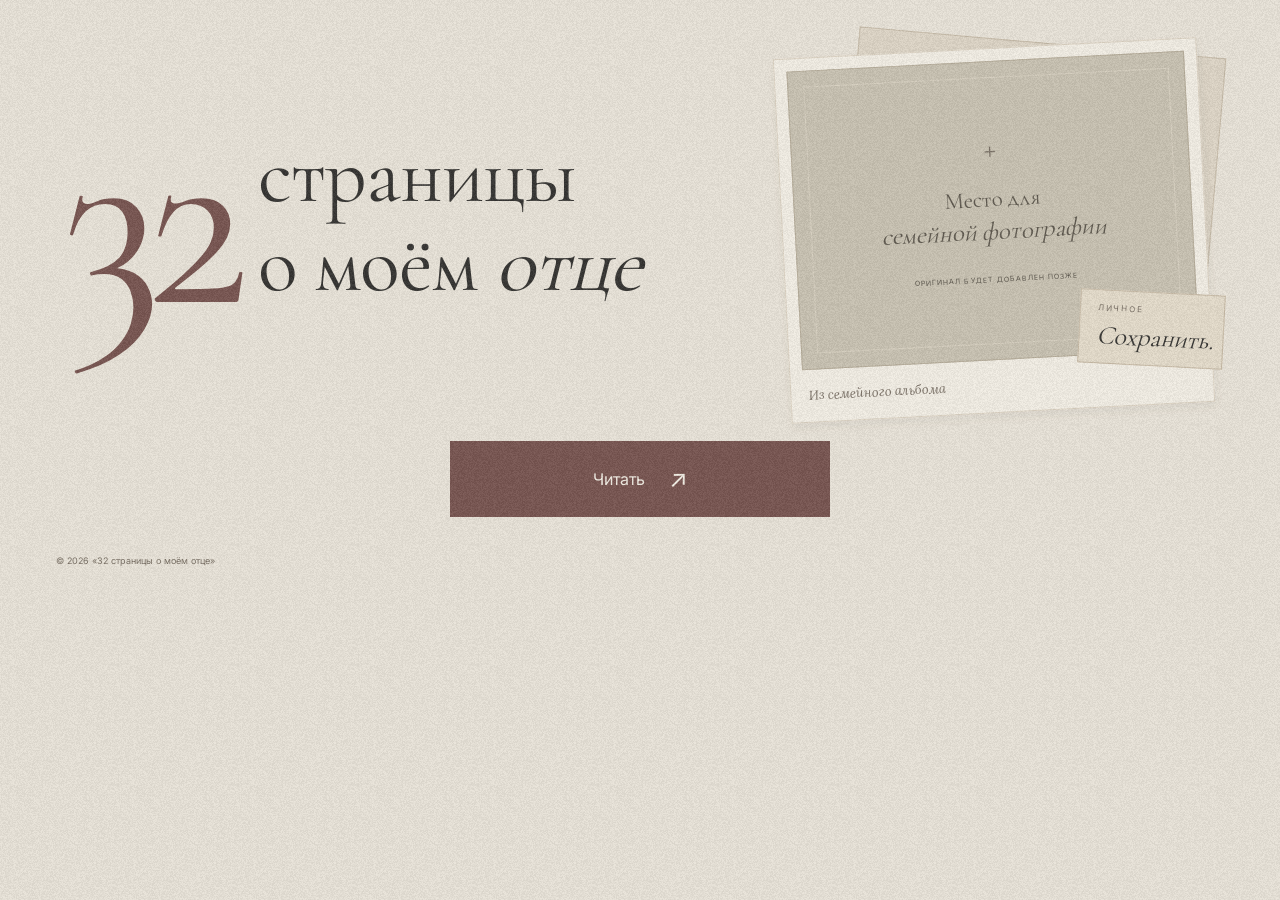
<file: index.html>
<!doctype html>
<html lang="ru">
<head>
  <meta charset="utf-8">
  <meta name="viewport" content="width=device-width, initial-scale=1">
  <meta name="theme-color" content="#EAE4D8">
  <meta name="description" content="32 страницы о моём отце — цифровая книга-мемуар.">
  <title>32 страницы о моём отце — книга памяти</title>
  <link rel="icon" href="data:,">
  <link rel="stylesheet" href="assets/css/fonts.css">
  <link rel="stylesheet" href="assets/css/styles.css?v=larger-cover-title">
  <script src="assets/js/main.js" defer></script>
</head>
<body id="top">
  <a class="skip-link" href="#main">Перейти к содержанию</a>
  <main id="main">
    <section class="hero wrap" aria-labelledby="hero-title">
      <div class="hero-copy">
        <h1 id="hero-title"><span class="title-number">32</span><span class="title-lines">страницы<br>о моём <em>отце</em></span></h1>
      </div>
      <figure class="archive-composition" aria-label="Временная композиция: место для семейной фотографии и архивных материалов">
        <div class="back-paper" aria-hidden="true"><span>СЕМЕЙНЫЙ АРХИВ</span><i></i><i></i><i></i><i></i><span class="paper-number">32 /</span></div>
        <div class="photo-mount"><div class="photo-placeholder"><span class="photo-cross" aria-hidden="true">＋</span><span class="photo-label">Место для<br><em>семейной фотографии</em></span><span class="photo-detail">ОРИГИНАЛ БУДЕТ ДОБАВЛЕН ПОЗЖЕ</span></div><span class="mount-caption">Из семейного альбома</span></div>
        <div class="archive-slip" aria-hidden="true"><span>ЛИЧНОЕ</span><strong>Сохранить.</strong></div>
      </figure>
      <div class="hero-actions"><a class="button" href="book/index.html">Читать <span aria-hidden="true">↗</span></a></div>
    </section>
  </main>
  <footer class="home-copyright wrap">© <span id="current-year">2026</span> «32 страницы о моём отце»</footer>
</body>
</html>
</file>
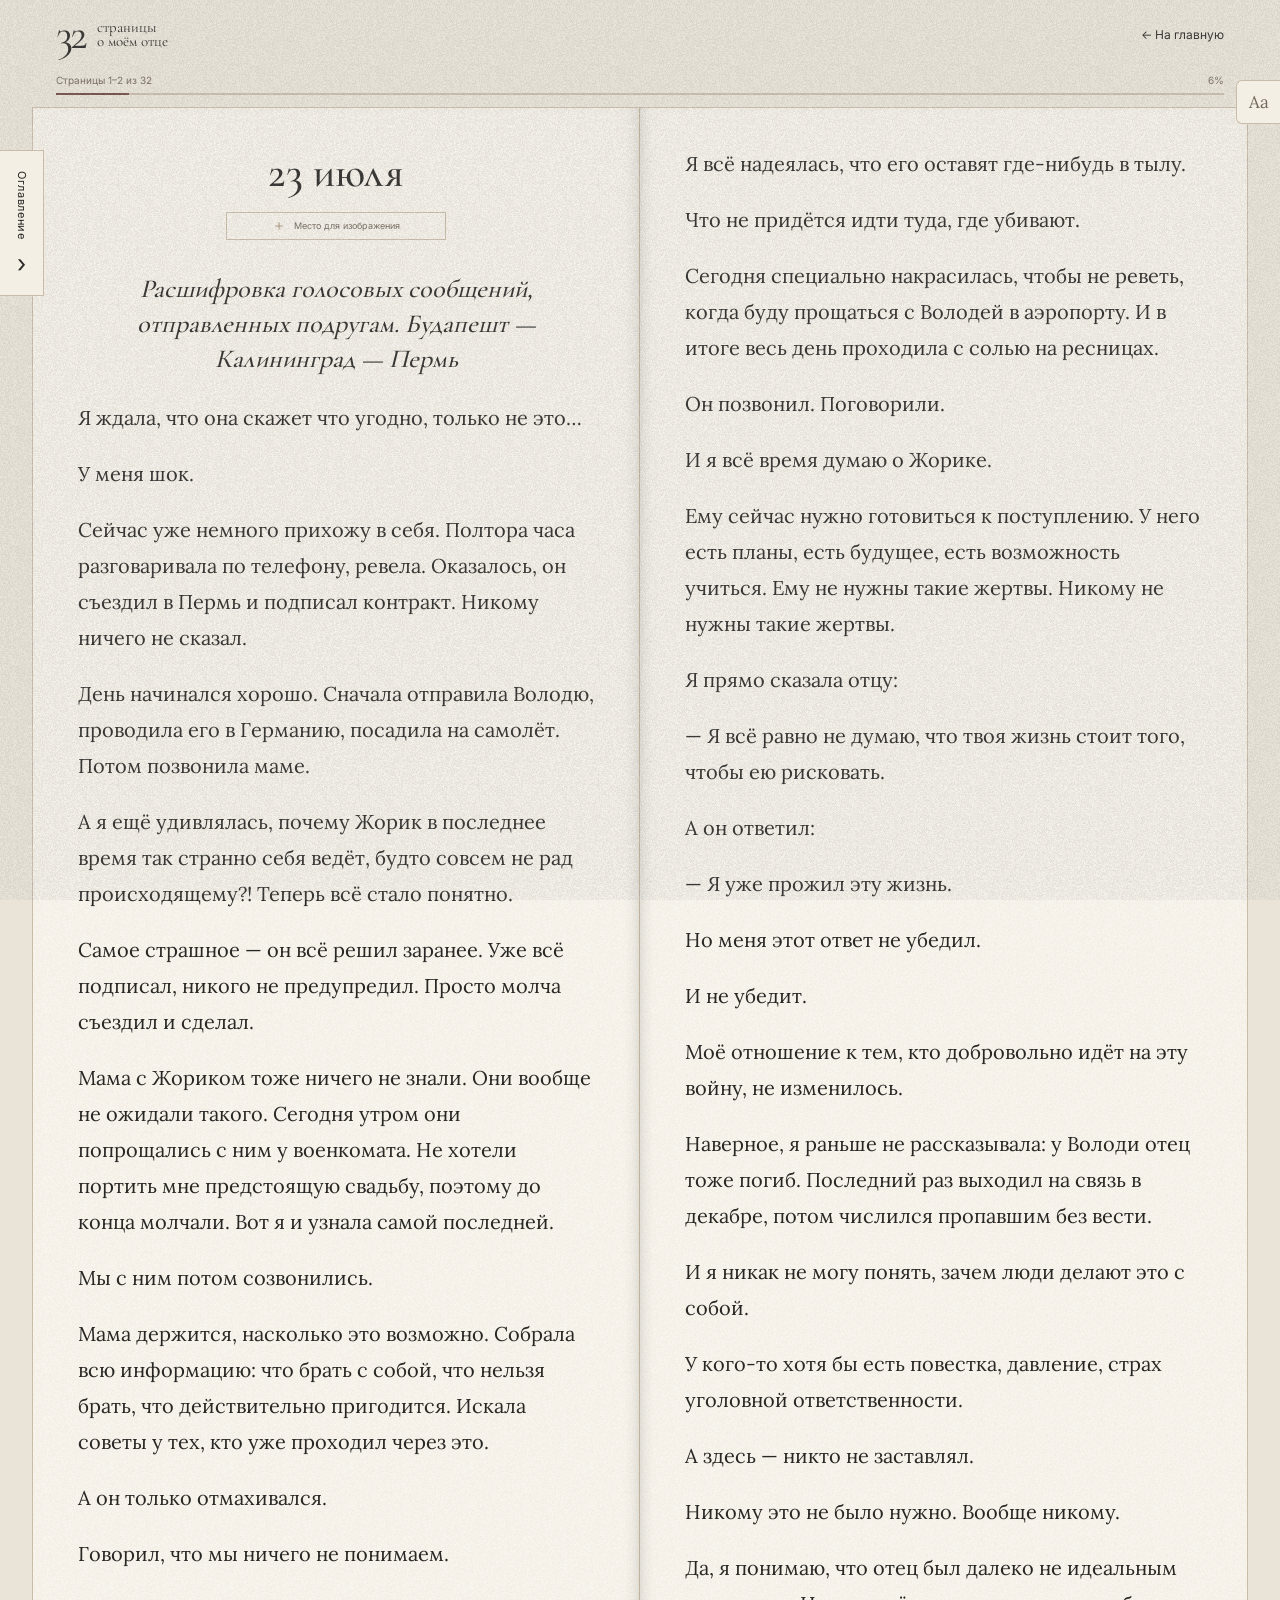
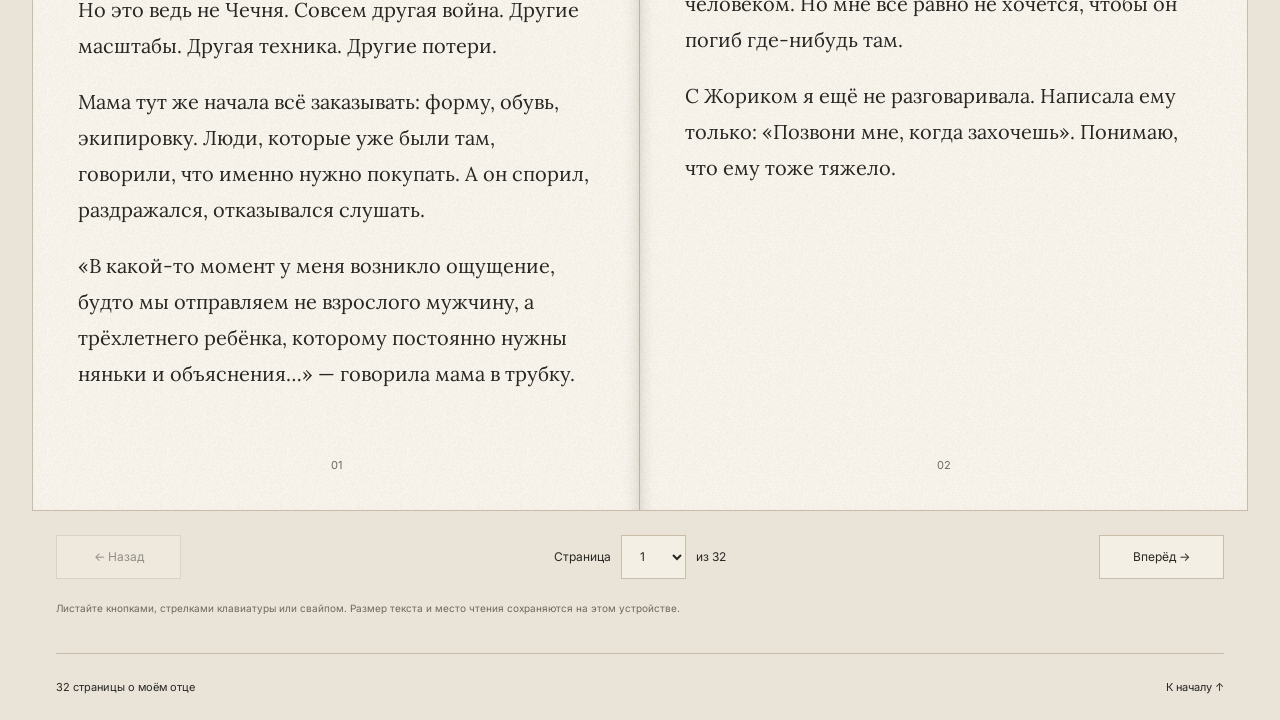
<file: book/index.html>
<!doctype html>
<html lang="ru">
<head>
  <meta charset="utf-8">
  <meta name="viewport" content="width=device-width, initial-scale=1, viewport-fit=cover">
  <meta name="theme-color" content="#EAE4D8">
  <meta name="description" content="Читать книгу «32 страницы о моём отце». Полный авторский текст, оглавление и удобный режим чтения.">
  <title>Читать книгу — 32 страницы о моём отце</title>
  <link rel="icon" href="data:,">
  <link rel="stylesheet" href="../assets/css/fonts.css">
  <link rel="stylesheet" href="../assets/css/styles.css">
  <link rel="stylesheet" href="../assets/css/book.css?v=521c03425b79">
  <script src="../assets/js/book.js?v=f46238f16045" defer></script>
</head>
<body class="reader-body" id="top">
  <a class="skip-link" href="#pages">Перейти к тексту книги</a>
  <button class="contents-toggle" id="contents-toggle" type="button" aria-controls="contents" aria-expanded="false" aria-label="Открыть оглавление" hidden><span>Оглавление</span><span class="contents-arrow" aria-hidden="true">›</span></button>
  <aside class="contents" id="contents" aria-label="Оглавление">
    <nav aria-label="Главы книги">
      <ol>
        <li><a href="#page-1">23 июля</a></li>
        <li><a href="#page-4">17 августа</a></li>
        <li><a href="#page-5">24 октября</a></li>
        <li><a href="#page-7">19 ноября</a></li>
        <li><a href="#page-8">20 ноября</a></li>
        <li><a href="#page-10">22 ноября</a></li>
        <li><a href="#page-11">23 ноября</a></li>
        <li><a href="#page-12">24 ноября</a></li>
        <li><a href="#page-13">26 ноября</a></li>
        <li><a href="#page-14">27 ноября</a></li>
        <li><a href="#page-15">28 ноября</a></li>
        <li><a href="#page-17">29 ноября</a></li>
        <li><a href="#page-21">2 декабря</a></li>
        <li><a href="#page-22">14 декабря</a></li>
        <li><a href="#page-24">15 декабря</a></li>
        <li><a href="#page-25">16 декабря</a></li>
        <li><a href="#page-26">21 декабря</a></li>
        <li><a href="#page-28">22 декабря</a></li>
        <li><a href="#page-29">23 декабря</a></li>
        <li><a href="#page-30">26 декабря</a></li>
      </ol>
    </nav>
  </aside>
  <button class="settings-toggle" id="settings-toggle" type="button" aria-controls="reading-settings" aria-expanded="false" aria-label="Открыть настройки чтения" title="Настройки чтения" hidden>Aa</button>
  <aside class="reading-settings" id="reading-settings" aria-label="Настройки чтения" hidden inert>
    <div class="mode-control">
      <div class="mode-heading"><span>Режим чтения</span><button id="settings-close" type="button" aria-label="Закрыть настройки чтения">×</button></div>
      <button id="mode-toggle" class="mode-toggle" type="button" role="switch" aria-checked="false" aria-label="Непрерывное чтение" aria-describedby="mode-label"><span class="mode-track" aria-hidden="true"><span class="mode-thumb"></span></span><span id="mode-label">По страницам</span></button>
    </div>
    <div class="font-setting"><span>Размер текста</span>
      <div class="font-controls" role="group" aria-label="Размер текста">
        <button id="font-smaller" type="button" aria-label="Уменьшить размер текста">A−</button>
        <output id="font-size" aria-label="Размер текста">20</output>
        <button id="font-larger" type="button" aria-label="Увеличить размер текста">A+</button>
      </div>
    </div>
    <div class="fullscreen-setting" id="fullscreen-setting" hidden>
      <span>Экран</span>
      <button id="fullscreen" type="button" aria-label="На весь экран" title="На весь экран" aria-pressed="false" hidden>⛶ На весь экран</button>
    </div>
  </aside>
  <header class="reader-header wrap">
    <a class="wordmark" href="../index.html" aria-label="32 страницы о моём отце — главная"><span class="wordmark-number">32</span><span>страницы<br>о моём отце</span></a>
    <a class="return-home" href="../index.html">← На главную</a>
  </header>
  <main class="reader-main" id="reader" aria-label="Чтение книги">
    <div class="resume-row wrap" hidden><button type="button" id="resume-button">Продолжить чтение</button><span>Место сохранено на этом устройстве</span></div>
    <div class="reading-progress wrap" hidden>
      <div class="progress-label"><span id="page-status" role="status" aria-live="polite" aria-atomic="true"></span><span id="percent" aria-hidden="true"></span></div>
      <progress id="progress" max="32" value="1" aria-label="Позиция в книге"></progress>
    </div>
    <div class="book-pages" id="pages">
      <article class="book-page" id="page-1" aria-label="Страница 1" tabindex="-1">
        <div class="page-content">
          <h3 class="chapter-date">23 июля</h3>
          <figure class="chapter-image is-empty" data-chapter="23 июля"><span class="chapter-image-placeholder" role="img" aria-label="Место для изображения к главе"><span aria-hidden="true">＋</span><span>Место для изображения</span></span></figure>
          <h3>Расшифровка голосовых сообщений, отправленных подругам. Будапешт — Калининград — Пермь</h3>
          <p>Я ждала, что она скажет что угодно, только не это…</p>
          <p>У меня шок.</p>
          <p>Сейчас уже немного прихожу в себя. Полтора часа разговаривала по телефону, ревела. Оказалось, он съездил в Пермь и подписал контракт. Никому ничего не сказал.</p>
          <p>День начинался хорошо. Сначала отправила Володю, проводила его в Германию, посадила на самолёт. Потом позвонила маме.</p>
          <p>А я ещё удивлялась, почему Жорик в последнее время так странно себя ведёт, будто совсем не рад происходящему?! Теперь всё стало понятно.</p>
          <p>Самое страшное — он всё решил заранее. Уже всё подписал, никого не предупредил. Просто молча съездил и сделал.</p>
          <p>Мама с Жориком тоже ничего не знали. Они вообще не ожидали такого. Сегодня утром они попрощались с ним у военкомата. Не хотели портить мне предстоящую свадьбу, поэтому до конца молчали. Вот я и узнала самой последней.</p>
          <p>Мы с ним потом созвонились.</p>
          <p>Мама держится, насколько это возможно. Собрала всю информацию: что брать с собой, что нельзя брать, что действительно пригодится. Искала советы у тех, кто уже проходил через это.</p>
          <p>А он только отмахивался.</p>
          <p>Говорил, что мы ничего не понимаем.</p>
          <p>Но это ведь не Чечня. Совсем другая война. Другие масштабы. Другая техника. Другие потери.</p>
          <p>Мама тут же начала всё заказывать: форму, обувь, экипировку. Люди, которые уже были там, говорили, что именно нужно покупать. А он спорил, раздражался, отказывался слушать.</p>
          <p>«В какой-то момент у меня возникло ощущение, будто мы отправляем не взрослого мужчину, а трёхлетнего ребёнка, которому постоянно нужны няньки и объяснения…» — говорила мама в трубку.</p>
        </div>
        <a class="page-number" href="#page-1" aria-label="Ссылка на страницу 1">01</a>
      </article>
      <article class="book-page" id="page-2" aria-label="Страница 2" tabindex="-1">
        <div class="page-content">
          <p>Я всё надеялась, что его оставят где-нибудь в тылу.</p>
          <p>Что не придётся идти туда, где убивают.</p>
          <p>Сегодня специально накрасилась, чтобы не реветь, когда буду прощаться с Володей в аэропорту. И в итоге весь день проходила с солью на ресницах.</p>
          <p>Он позвонил. Поговорили.</p>
          <p>И я всё время думаю о Жорике.</p>
          <p>Ему сейчас нужно готовиться к поступлению. У него есть планы, есть будущее, есть возможность учиться. Ему не нужны такие жертвы. Никому не нужны такие жертвы.</p>
          <p>Я прямо сказала отцу:</p>
          <p>— Я всё равно не думаю, что твоя жизнь стоит того, чтобы ею рисковать.</p>
          <p>А он ответил:</p>
          <p>— Я уже прожил эту жизнь.</p>
          <p>Но меня этот ответ не убедил.</p>
          <p>И не убедит.</p>
          <p>Моё отношение к тем, кто добровольно идёт на эту войну, не изменилось.</p>
          <p>Наверное, я раньше не рассказывала: у Володи отец тоже погиб. Последний раз выходил на связь в декабре, потом числился пропавшим без вести.</p>
          <p>И я никак не могу понять, зачем люди делают это с собой.</p>
          <p>У кого-то хотя бы есть повестка, давление, страх уголовной ответственности.</p>
          <p>А здесь — никто не заставлял.</p>
          <p>Никому это не было нужно. Вообще никому.</p>
          <p>Да, я понимаю, что отец был далеко не идеальным человеком. Но мне всё равно не хочется, чтобы он погиб где-нибудь там.</p>
          <p>С Жориком я ещё не разговаривала. Написала ему только: «Позвони мне, когда захочешь». Понимаю, что ему тоже тяжело.</p>
        </div>
        <a class="page-number" href="#page-2" aria-label="Ссылка на страницу 2">02</a>
      </article>
      <article class="book-page" id="page-3" aria-label="Страница 3" tabindex="-1">
        <div class="page-content">
          <p>Иногда мне кажется, что отец всегда был немного романтическим героем собственной жизни. Ему постоянно нужно было какое-то большое испытание, какая-то особая миссия.</p>
          <p>Но ведь можно было просто не ехать.</p>
          <p>Это не было обязательным.</p>
          <p>Володя тоже пытался отговорить своего отца. Безуспешно.</p>
          <p>Мы с его мамой недавно долго разговаривали — почти час. А в конце она вдруг спросила:</p>
          <p>— Ты ведь уже знаешь про нашу семью?</p>
          <p>Я ответила:</p>
          <p>— Да. Поняла.</p>
          <p>И всё.</p>
          <p>После этого мы просто молчали.</p>
          <p>А ведь совсем недавно я говорила Володе, что мой отец хотя бы сохранил остатки здравого смысла и не пошёл.</p>
          <p>Оказалось — пошёл.</p>
          <p>И всё уже подписал.</p>
          <p>Вокруг продолжается обычная жизнь: оформление каких-то документов, завершение дел. А я скоро выхожу замуж здесь, в Венгрии.</p>
          <p>Тем временем в России родственники приезжали к отцу на выходных и забрали его кошку. Кота мама заберёт к себе.</p>
          <p>И от этого происходящее кажется ещё более нереальным.</p>
          <p>Наверное, я выговорилась.</p>
          <p>Даже не знаю, что ещё можно сказать.</p>
          <p>Слов почти не осталось.</p>
        </div>
        <a class="page-number" href="#page-3" aria-label="Ссылка на страницу 3">03</a>
      </article>
      <article class="book-page" id="page-4" aria-label="Страница 4" tabindex="-1">
        <div class="page-content">
          <h3 class="chapter-date">17 августа</h3>
          <figure class="chapter-image is-empty" data-chapter="17 августа"><span class="chapter-image-placeholder" role="img" aria-label="Место для изображения к главе"><span aria-hidden="true">＋</span><span>Место для изображения</span></span></figure>
          <h3>Медовый месяц. Первая ссора. Запись электронного дневника эмоций. Бухарест — Констанца</h3>
          <p>Мои эмоции:</p>
          <p>забота, обида, истерия, уязвлённость, недовольство, досада, разочарование, огорчение, сожаление, отчуждение, беспокойство, унижение, сломленность, неудобство, сочувствие, безопасность, дружелюбие.</p>
          <p>Комментарии:</p>
          <p>Поездка в Румынию оказалась, по моим ощущениям, ошибкой. Я устала и хочу побыть одной. Я жалею, что отменить ничего нельзя, и дело зашло слишком далеко. Одно оскорбление — и обида засела, одно недовольное лицо — и нет желания продолжать. Попытки меня «согреть» тщетны. Я не могу взять и забыть всё. Я не хочу спать вместе, я просто хочу быть одной. Возможно, не надо было соглашаться на эту авантюру. Если ничего не изменится, то я вряд ли выдержу долго. Уйду. Зачем мне это всё?</p>
          <p>В этот день я не думала ни о судьбе отца, ни о своей семье. Скорее меня волновал вопрос: действительно ли брак был правильным решением или же мы просто выбрали неудачное направление? В любом случае этот день оказался неудачным не только для меня. В ноябре мы узнаем, что этот день был роковым…</p>
        </div>
        <a class="page-number" href="#page-4" aria-label="Ссылка на страницу 4">04</a>
      </article>
      <article class="book-page" id="page-5" aria-label="Страница 5" tabindex="-1">
        <div class="page-content">
          <h3 class="chapter-date">24 октября</h3>
          <figure class="chapter-image is-empty" data-chapter="24 октября"><span class="chapter-image-placeholder" role="img" aria-label="Место для изображения к главе"><span aria-hidden="true">＋</span><span>Место для изображения</span></span></figure>
          <h3>В квартире отца. Временная география. Усолье — Хаймашкер — Пакш — Бодайбо — Ведено</h3>
          <p>Ездили в его квартиру. Как-то все уныло без хозяина, уже не веселит обилие странных вещей: самодельный иконостас со стразами, кристаллами, бусинами. Не радуют глаз коллекции из жестяных банок от чая, глобусы всех размеров, перекрашенные под золото предметы от медных канделябров до пластмассового набора римского легионера, оставшийся с детства брата.</p>
          <p>Нашли также список интересных для меня предметов:</p>
          <p>● Свидетельство о разводе деда с бабушкой (маминых), 2000 г.</p>
          <p>Мои родители тоже уже в разводе были. Бабушки и дедушки со всех сторон умерли. Мне кажется, само наличие такого документа как будто говорит: «Даже после разводов и смерти мы остаемся семьей».</p>
          <p>● Все мои рисунки с детского сада.</p>
          <p>Творчество в моей семье поощрялось, возможно, поэтому я долгое время хотела стать художником.</p>
          <p>● Фотография папиного отца из Венгрии, Гены, как мы его всегда называли.</p>
          <p>Надпись гласит: «Июль 1960 г. В.Н.Р. в окрестностях Хаймашкера». 31 марта 2023 года я сама прилечу из Стамбула в Будапешт после года жизни на Средиземном море в небольшом турецком городке. Поселюсь в ста километрах от места, где служил дед. Жаль, мы разминулись во времени, и у меня так и не было возможности обсудить этот семейный поворот в судьбе.</p>
          <p>● Странное свидетельство о смерти Гены, заверенное нотариусом, но написанное рукой Нэли, его жены (оказывается, раньше так можно было).</p>
          <p>Не знала, что дед умер в Иркутской области, в Бодайбо. По словам отца, дед, скорее всего, умер от алкоголя. И, судя по всему, этот факт его расстраивал. Такой формат смерти он явно себе не желал, хоть и сам любил сварить себе самогона на собственноручном аппарате, который вечно пах дрожжами.</p>
          <p>● Фотографии отца из Чечни, а точнее из села Ведено.</p>
        </div>
        <a class="page-number" href="#page-5" aria-label="Ссылка на страницу 5">05</a>
      </article>
      <article class="book-page" id="page-6" aria-label="Страница 6" tabindex="-1">
        <div class="page-content">
          <p>Интересно, что на них отец везде готовит. После этих командировок он говорил, что вот бы выучиться на повара, печально, что он так и не рискнул воплотить эту идею. Творчество в жизни ему явно было необходимо.</p>
        </div>
        <a class="page-number" href="#page-6" aria-label="Ссылка на страницу 6">06</a>
      </article>
      <article class="book-page" id="page-7" aria-label="Страница 7" tabindex="-1">
        <div class="page-content">
          <h3 class="chapter-date">19 ноября</h3>
          <figure class="chapter-image is-empty" data-chapter="19 ноября"><span class="chapter-image-placeholder" role="img" aria-label="Место для изображения к главе"><span aria-hidden="true">＋</span><span>Место для изображения</span></span></figure>
          <h3>Отца нашли. Запись электронного дневника эмоций</h3>
          <p>Мои эмоции: освобождение, негодование, сожаление, огорчение, жалость, печаль, грусть, тоска, отчаяние, горечь, душевная боль, безнадёжность, потрясение, безысходность, трепет, вина, теплота.</p>
          <p>Комментарии:</p>
          <p>— Как ты? — спросила подруга.</p>
          <p>— Привет. Всё думаю о том, как он погиб, как долго пролежал там, мучился ли, насколько сильной была его боль. Как жаль, что не удалось попрощаться.</p>
        </div>
        <a class="page-number" href="#page-7" aria-label="Ссылка на страницу 7">07</a>
      </article>
      <article class="book-page" id="page-8" aria-label="Страница 8" tabindex="-1">
        <div class="page-content">
          <h3 class="chapter-date">20 ноября</h3>
          <figure class="chapter-image is-empty" data-chapter="20 ноября"><span class="chapter-image-placeholder" role="img" aria-label="Место для изображения к главе"><span aria-hidden="true">＋</span><span>Место для изображения</span></span></figure>
          <h3>Попытки осмыслить произошедшее. Запись электронного дневника эмоций. Ростов-на-Дону — Пермь — Березники</h3>
          <p>Мои эмоции: негодование, ненависть, горечь, печаль, грусть, скорбь, душевная боль, потрясение, сломленность, вина, ошеломлённость, сочувствие.</p>
          <p>Комментарии:</p>
          <p>Папа умер. Его не стало от осколочного ранения. Был ли кто-то рядом в тот момент? Долго ли он мучился? Больно и горько думать, что он лежал там, в траве, истекая кровью.</p>
          <p>Были руки и плечи, которые поднимали меня в детстве. И вот теперь его правая рука и плечо ранены. Это была мина? Снаряд? Всего два километра до ближайшего населённого пункта. Пропади пропадом это село Ялта. Помощи, видимо, не было никакой. Как не было и новостей с 8 августа. Тишина. Пустота.</p>
          <p>Но в душе ещё сохранялось странное спокойствие. Уже в сентябре я ловила себя на мысли, что оплакиваю его. Все пытались переубедить друг друга, убедить, что надежда ещё есть. А ведь, кажется, каждый уже знал правду сердцем.</p>
          <p>Тело отца, по словам мамы, было похоже на мумию. Значит, смерть наступила в конце августа или начале сентября. Мама всеми силами добилась, чтобы ей его показали. То ли помогло удостоверение, то ли следователь в Ростове-на-Дону просто оказался человеком. Снимать было нельзя — только смотреть на экран телефона во время видеозвонка.</p>
          <p>«Если вы готовы это (это?) увидеть, будем проводить опознание по видео», — сказал следователь.</p>
          <p>Это он.</p>
          <p>Голова на месте. Руки. Ноги. Пальцы. Форма ногтей. Его татуировки, проявленные в ультрафиолете. Одна из них — смерть. С этой татуировкой он ездил ещё в Чечню. Номерной жетон. Телефон, который мама и Жора купили ему перед отъездом.</p>
          <p>Привезут ли его домой? Или оставят там? Достанется ли нам от него что-то ещё, кроме груза 200 и сообщения:</p>
          <p>«Ваш боец выехал вчера поздно вечером железнодорожным транспортом до Перми (примерно четыре дня пути), далее военкомат Березников забирает его автомобилем».</p>
        </div>
        <a class="page-number" href="#page-8" aria-label="Ссылка на страницу 8">08</a>
      </article>
      <article class="book-page" id="page-9" aria-label="Страница 9" tabindex="-1">
        <div class="page-content">
          <p>Кажется, у меня сейчас что-то лопнет в голове. Был отец — и не стало отца.</p>
          <p>В баре. Екатеринбург</p>
          <p>Сидим с мужем и братом в баре «Два деда» в Екатеринбурге. Такая вот компания на троих. Рассказываю им про папу.</p>
          <p>Папа похож на мумию. Именно так я представляла себе мумии Древнего Египта. Только Египет всегда казался чем-то бесконечно далёким — и во времени, и в пространстве. Там люди умирали тысячи лет назад. Их красиво хоронили, готовили к вечности.</p>
          <p>А теперь мумия — мой папа.</p>
        </div>
        <a class="page-number" href="#page-9" aria-label="Ссылка на страницу 9">09</a>
      </article>
      <article class="book-page" id="page-10" aria-label="Страница 10" tabindex="-1">
        <div class="page-content">
          <h3 class="chapter-date">22 ноября</h3>
          <figure class="chapter-image is-empty" data-chapter="22 ноября"><span class="chapter-image-placeholder" role="img" aria-label="Место для изображения к главе"><span aria-hidden="true">＋</span><span>Место для изображения</span></span></figure>
          <h3>Легчает. Запись электронного дневника эмоций</h3>
          <p>Мои эмоции: оживление, вера, скорбь, сожаление, горечь, душевная боль, растерянность, любовь, нежность, сочувствие, доверие, теплота, доброта.</p>
          <p>Комментарии:</p>
          <p>Ночью не спалось. Смотрю на последнее фото отца. Всматриваюсь в детали. Вижу, как осунулось его лицо. Он уже не похож на себя. Борода совсем седая, хотя раньше этого не замечалось. Да и бороду он обычно не отращивал.</p>
          <p>На левой руке часы. Пишу маме, чтобы утром прочитала.</p>
          <p>— А где часы?</p>
          <p>— Про них ничего не говорили. Только про жетон и телефон.</p>
          <p>Жаль. Получается, сняли? Свои же? А может, пока рано делать выводы. Вдруг привезут его вещи, и часы окажутся среди них.</p>
          <p>Я помню, когда умерла бабушка, её часы остановились. Говорят, часы могут указать время смерти человека. Может, это не всегда так, но сейчас даже это было бы хоть какой-то зацепкой.</p>
          <p>Мы не знаем реальной даты его смерти. Есть только дата присвоения статуса СОЧ — по сути, дезертирства. Это оскорбительно. Отец никогда бы так не поступил.</p>
          <p>Такой статус получают все, кто ушёл на задание и не вернулся. Семьям перестают выплачивать деньги до тех пор, пока не подтвердится обратное. Чаще всего это означает смерть. Люди ждут годами, иногда так и не получают тела своих близких. Иногда от человека ничего не остаётся. Одна мина или удар дрона — и человек распадается на частицы. Бывает, что привозят лишь какие-то останки в полупустом гробу.</p>
          <p>Но случаются и почти невероятные истории. Брат рассказал про своего друга, которого объявили погибшим. Гроб привезли пустым. Мать обрадовалась выплатам, а жена не поверила. Поехала искать его сама. И нашла в одном из госпиталей — живого, но потерявшего память.</p>
          <p>Радостно за них…</p>
        </div>
        <a class="page-number" href="#page-10" aria-label="Ссылка на страницу 10">10</a>
      </article>
      <article class="book-page" id="page-11" aria-label="Страница 11" tabindex="-1">
        <div class="page-content">
          <h3 class="chapter-date">23 ноября</h3>
          <figure class="chapter-image is-empty" data-chapter="23 ноября"><span class="chapter-image-placeholder" role="img" aria-label="Место для изображения к главе"><span aria-hidden="true">＋</span><span>Место для изображения</span></span></figure>
          <h3>Разговор с Жорей</h3>
          <p>— Он ведь говорил, что устал. Устал от жизни, от всего. Я смотрел на него три года назад — тогда он был увереннее, здоровее, сильнее. Он резко поседел.</p>
          <p>— И мне он говорил, что «пожил уже». А мне хотелось закричать в тот последний разговор: «Вообще-то ты даже внуков ещё не видел!»</p>
          <p>— Да… Через год уже мог бы учить первым словам: «Ёпт твою мать!» Через три — уже учил бы шахматам.</p>
          <p>— Когда вы говорили в последний раз?</p>
          <p>— В августе. Мама быстро передала трубку. Наш разговор длился всего пару минут: он сказал, что любит меня, а я — его.</p>
          <p>— Ты видел часы на последней фотографии?</p>
          <p>— Да, это ведь не его часы. Мне кажется, командирские. Видимо, их выдавали перед операцией: у командира роты должны быть часы… А ещё я рассматривал последнюю фотографию. Мне кажется, там видна часть реки. Если это так, то, вероятно, это река Волчья, рядом с селом Ялта, в двух километрах от которого нашли отца. Его рота шла на Филию…</p>
        </div>
        <a class="page-number" href="#page-11" aria-label="Ссылка на страницу 11">11</a>
      </article>
      <article class="book-page" id="page-12" aria-label="Страница 12" tabindex="-1">
        <div class="page-content">
          <h3 class="chapter-date">24 ноября</h3>
          <figure class="chapter-image is-empty" data-chapter="24 ноября"><span class="chapter-image-placeholder" role="img" aria-label="Место для изображения к главе"><span aria-hidden="true">＋</span><span>Место для изображения</span></span></figure>
          <h3>Письмо командиру</h3>
          <p>После исчезновения отца Жоре позвонили, чтобы выяснить, когда они общались в последний раз. До сих пор не понимаю, как кому-то пришло в голову задавать такие вопросы несовершеннолетнему.</p>
          <p>Впрочем... Это легко объяснимо.</p>
          <p>Думаю, командир знал, куда отправил роту отца. На стопроцентную смерть.</p>
          <p>Для вида обзванивают самых уязвимых родственников: а вдруг боец всё-таки дезертировал, вдруг выходил на связь. Так проще объявить его самовольно оставившим часть, годами не искать тело, не платить денежное довольствие, не выплачивать компенсации семье.</p>
          <p>Есть и другой вариант: кто-то в этот период (не исключено, что тот же командир) завладевает банковскими картами бойца, активно снимает чужие деньги и довольствуется тем, что это останется безнаказанным.</p>
          <p>Всё это напоминает очередной заголовок в социальных сетях: «Осторожно! Новая схема мошенничества. Перешлите всем друзьям и знакомым…»</p>
          <p>После этого звонка брату мама отправила сообщение:</p>
          <p>«…Письмо я в воинскую часть отправила 01.11. Оно почему-то объехало Екатеринбург, Оренбург, Уфу и Челябинск, хотя адрес был написан по-русски — Чебаркуль. В общем, командиру части его вручили только 20.11.»</p>
        </div>
        <a class="page-number" href="#page-12" aria-label="Ссылка на страницу 12">12</a>
      </article>
      <article class="book-page" id="page-13" aria-label="Страница 13" tabindex="-1">
        <div class="page-content">
          <h3 class="chapter-date">26 ноября</h3>
          <figure class="chapter-image is-empty" data-chapter="26 ноября"><span class="chapter-image-placeholder" role="img" aria-label="Место для изображения к главе"><span aria-hidden="true">＋</span><span>Место для изображения</span></span></figure>
          <h3>Вагон-ресторан</h3>
          <p>У входа в вагон-ресторан слышу ругань.</p>
          <p>— Не брешите! Курили, курили! — певуче сказала буфетчица.</p>
          <p>— А мы не курили… — ответил один из пьянствующих.</p>
          <p>Конечно, ему никто не поверил. Через минуту громким шёпотом этот же пассажир признался:</p>
          <p>— А я когда курил, меня не запалили! Гы-гы!</p>
          <p>Прохожу вдоль вагона. Они сразу меня приметили:</p>
          <p>— О, женщина!</p>
          <p>И мне стало не по себе. Не потому, что я их испугалась: вокруг были и другие, более адекватные мужчины, но быдлом от них несло за версту.</p>
          <p>Потом разносились на весь ресторан их выкрики:</p>
          <p>— Да мы на СВО едем!… Да я ей… Чтоб хуй мой отсосала три раза… Да разберёмся… Вот нададут… рублей… Гы-гы-гы… Ооо… Ыыы… — рыгали новоиспечённые воины, вчерашние зэки.</p>
        </div>
        <a class="page-number" href="#page-13" aria-label="Ссылка на страницу 13">13</a>
      </article>
      <article class="book-page" id="page-14" aria-label="Страница 14" tabindex="-1">
        <div class="page-content">
          <h3 class="chapter-date">27 ноября</h3>
          <figure class="chapter-image is-empty" data-chapter="27 ноября"><span class="chapter-image-placeholder" role="img" aria-label="Место для изображения к главе"><span aria-hidden="true">＋</span><span>Место для изображения</span></span></figure>
          <h3>Два звонка подряд</h3>
          <p>Из ростовского морга маме по несколько раз звонят с одним и тем же вопросом:</p>
          <p>— Захоронение было?</p>
          <p>— Нет, не было. Оно состоится 29 ноября.</p>
          <p>И тут возникает мысль: откуда такое беспокойство? Точно ли папу отправили в Пермь? Сколько случаев уже известно, когда привозили пустой гроб или с кем-то другим…</p>
          <p>Расчёт на то, что никто не будет вскрывать цинковый гроб, но мама у нас не про это.</p>
          <p>Она всё откроет.</p>
          <p>Похоронить его нужно по-человечески. В его сером костюме в полоску…</p>
        </div>
        <a class="page-number" href="#page-14" aria-label="Ссылка на страницу 14">14</a>
      </article>
      <article class="book-page" id="page-15" aria-label="Страница 15" tabindex="-1">
        <div class="page-content">
          <h3 class="chapter-date">28 ноября</h3>
          <figure class="chapter-image is-empty" data-chapter="28 ноября"><span class="chapter-image-placeholder" role="img" aria-label="Место для изображения к главе"><span aria-hidden="true">＋</span><span>Место для изображения</span></span></figure>
          <h3>Телефон отца. Запись электронного дневника эмоций</h3>
          <p>Мои эмоции:</p>
          <p>скорбь, горе, горечь, душевная боль, потрясение, сожаление, сочувствие, ненависть.</p>
          <p>Комментарии:</p>
          <p>Мне кажется, сейчас лопнет моя голова… Привезли пакет с телефоном. Открывать сказали осторожно. Запах. Трупный запах. Я не верю, что это был мой отец. Зарядка. Фотографии. Последняя фотография сделана в семь утра. Поле. Красный рассвет. Сообщения в Telegram начинают лихорадочно прогружаться. Мелькает дата отправки — 17 августа. В 21:17.</p>
          <p>Пишет маме: «Позвони кадровику, который тебе звонил, скажи, чтобы сказал моему командиру роты Балу, что я нахожусь на точке, которую ему называл взводный Ераха. 21:17 Мой позывной — Ерик. 21:17 Меня вчера ранило в ухо осколком с миномёта, группа моя ушла на задание, я жду группу эвакуации, плохо передвигаюсь. 21:17 Ты сделала, что я просил. 21:17 Наверно, пишу последний раз. С лесополосы раненого меня не заберут. Где я нахожусь, идут бои, люди гибнут каждый день, везде кучи трупов. Поцелуй за меня сыночка. Выбраться отсюда я, наверно, не смогу, летает куча дронов».</p>
          <p>Пишет Жоре: «У меня всё хорошо, сыночек. 21:17 Сыночек, у меня всё в порядке, четвёртые сутки на передке, очень тебя люблю».</p>
          <p>Сердце разрывается. Как мне больно. Как было больно ему. Последний контакт — 8 августа. Ранение — 16 августа. Последнее сообщение — 17 августа. 1 сентября — дата, которую напишут на памятнике.</p>
        </div>
        <a class="page-number" href="#page-15" aria-label="Ссылка на страницу 15">15</a>
      </article>
      <article class="book-page" id="page-16" aria-label="Страница 16" tabindex="-1">
        <div class="page-content">
          <h3>Березниковский музей. Запись электронного дневника эмоций</h3>
          <p>Мои эмоции:</p>
          <p>душевная боль, горечь, презрение.</p>
          <p>Комментарии:</p>
          <p>Среди «новостаринных» экспонатов появилась целая комната, посвящённая СВО. — Чем это пахнет? — Володь, так пахнут трупы.</p>
          <h3>Старые альбомы</h3>
          <p>«Олеже 4 года», «На вечную память…», «Помните меня…» — все эти милые надписи с наивно-добрыми словами писали когда-то близкие друг другу люди… А теперь половина фотографий покоробилась, большинство людей мне неизвестны. Кто они? Чем жили? Я искренне пыталась вглядеться в каждую фотографию, но боюсь, никакого времени бы не хватило. Муж торопит меня. Обещаю досмотреть последний альбом… Досматриваю. Обнаруживаю еще целую стопку альбомов, спрятавшихся из виду.</p>
          <p>Никаких слов не хватит описать, как мне тепло от этих добрых лиц, как мне жаль, что я не была взрослой раньше, чтобы успеть подписать каждую фотографию и записать каждую историю. Я хочу сохранить память.</p>
        </div>
        <a class="page-number" href="#page-16" aria-label="Ссылка на страницу 16">16</a>
      </article>
      <article class="book-page" id="page-17" aria-label="Страница 17" tabindex="-1">
        <div class="page-content">
          <h3 class="chapter-date">29 ноября</h3>
          <figure class="chapter-image is-empty" data-chapter="29 ноября"><span class="chapter-image-placeholder" role="img" aria-label="Место для изображения к главе"><span aria-hidden="true">＋</span><span>Место для изображения</span></span></figure>
          <h3>Похороны</h3>
          <p>Проснулись рано, завтрак не идёт. Съела хлеб с маслом и выпила сладкий чёрный чай, пыталась накормить мужа — а ему тоже кусок в горло не лезет. Приехали на кладбище, возле ритуального зала уже собралась толпа: родственники со стороны мамы, бывшие сослуживцы с Чечни и коллеги по милиции. Захожу в зал — в центре папин портрет, сильно заблюренный…</p>
          <p>Вижу гроб, осознаю, что он там. Точнее, его почти истлевшее тело. Мама нас поберегла, отказала наотрез мне посмотреть на него в последний раз. Я всё поняла. Знаю, что там страшное зрелище: кожа высохла, начала гнить, видны кости с черепом, наверняка остались зубы, волосы, ресницы, ногти… Форма ногтей, как говорит мама, по которой она его узнала. Всё это уже имеет нечеловеческий вид. Запах разложившегося трупа меня не пугает и не отталкивает — теперь это часть моей жизни. Этот запах в его найденном телефоне, в жетоне, который мама отмыла от останков…</p>
          <p>Папа, думаю, потерял много крови. Правая рука и плечо были сильно повреждены. «Своих не бросают!» — вспоминает лозунг крёстная. Сейчас это звучит как издёвка. Я стараюсь не думать, что папу можно было спасти. Рота оставила его и пошла выполнять приказ. Папа нас пощадил в своих последних СМС — сказал, что повредил ухо… Сколько же ты дней там пробыл один в поле? Папочка!!!</p>
          <p>Официальная часть в похоронном зале. Достойное начало. Фильм с песней. Немного странно. Строчки про дочь и фотографии звучат чаще, чем про сына. Я не претендую на первое место. Я знаю, что Жоржа он любил больше. Когда-то и я была на первом месте.</p>
          <p>Единственная пошлость за все похороны — речь о патриотизме и о том, как он защищал Родину. Кричащая пошлость про бедных детей Донбасса, мерзость про неофашистов. Папа шёл не для этого. Он никогда не был патриотом и православным в привычном понимании. У него было какое-то своё видение. Нестандартность и отважность.</p>
          <p>Мне кажется, папа очень-очень хотел, чтобы его сын мог поступить, куда хотел, чтобы он ни в чём не нуждался. И решил это таким странным способом, абсолютно ни с кем не советуясь, совсем не оценивая свои силы. А ведь папе было 58. Деду было 57, когда он умер где-то на приисках в Иркутской области… 7 декабря исполнилось бы 59. Впереди его ждали внуки. Мы с Володечкой готовимся стать родителями. Летом я очень хотела, чтобы муж познакомился с папой.</p>
        </div>
        <a class="page-number" href="#page-17" aria-label="Ссылка на страницу 17">17</a>
      </article>
      <article class="book-page" id="page-18" aria-label="Страница 18" tabindex="-1">
        <div class="page-content">
          <p>Отпевание в церкви прошло быстро, к моему удивлению. К этому времени я уже мало что соображала. Я чувствовала, что полужива. Взбодрила фраза в молитвах: «Живите, радуйтесь и веселитесь…»</p>
          <p>В катафалке ехали самые родные: Жоря, мама, я, т. Катя и мой Володя. Сквозь забитые, опухшие носы пробивались два запаха: снега и трупного разложения. Несильно, нестрашно. Жорж иногда стучал пальцами по гробу. Мама крепко держала на нём руку. Т. Катя сетовала и говорила, какая ложь и обман государства. Володя молчал. Я же гладила и мысленно говорила с папой в последний раз.</p>
          <p>На кладбище могилы деда уже не было, точнее — памятника. Его убрали. Я всё давно знала. Знала, что так и будет. Дед окончательно «выцвел» в этом году, будто захотел сменить памятник спустя тридцать лет. Вот и будут они теперь с папой вместе. Во всём новом.</p>
          <p>Папу спустили в землю быстро. Снег значительно украсил могилы. Я даже подумала, как хорошо. Папе бы понравилось. Он любил природу. А тут как раз всё белое. В этом году ноябрь выдался тёплым. Когда такое было, чтобы в это время снега было так мало, а минусовой погоды практически не было?</p>
          <p>Мы стояли довольно долго и ждали, когда могилу закопают и украсят цветами. Цветов было много. В основном красные гвоздики. И только т. Катя принесла белые. Большую часть могилы украшали венки: «Любимому папе», «Дорогому брату», «От т. Кати»… Какие-то венки я не успела прочесть. Даже удивилась их количеству.</p>
          <p>Потом управительница всего этого действа раздала указания, как поминать. Раздали салфетки после того, как бросили землю на могилу. Мы не могли даже девятый и сороковой день отметить. Дата смерти неизвестна точно…</p>
          <p>На поминальном обеде начали вставать люди, рассказывать что-то про отца: как и где работали, как в Чечне служили. Дядя Боря, его лучший друг, напомнил, что они дружили с шестого класса. Получается, они дружили более сорока семи лет. Мне хотелось посидеть с ним рядом. Жорику удалось, а мне достался дядя Жозеф, который практически не говорил ничего о своей жене, то есть моей тёте и единственной сестре папы. Её не было.</p>
          <p>Как бы ни было тяжело, я всё равно не пойму, как можно было не приехать, не проводить, как сказала тётка на кладбище: «Провожающие, подходите проститься!»</p>
          <p>Еду сейчас в поезде, в Чувашию, вспоминаю его любимую фразу: «Потом — это никогда. Уехала последняя электричка!» Уехал папа.</p>
        </div>
        <a class="page-number" href="#page-18" aria-label="Ссылка на страницу 18">18</a>
      </article>
      <article class="book-page" id="page-19" aria-label="Страница 19" tabindex="-1">
        <div class="page-content">
          <p>В конце обеда мама прочитала для всех присутствующих последние сообщения от 17 августа, сказала не верить кому попало, искать своих до последнего. Мама поддерживала его и до, и после развода. В нашей семье принято прощать. Я это поняла, когда увидела утром бывшую свекровь, которая тоже пришла проститься. Кажется, в нашей семье бывших не бывает.</p>
          <p>После столовой тем же кругом, что в катафалке, поехали на квартиру отца. Добавились только дядя Боря и дядя Жозеф. Первый был после ночной смены, заходить не стал, ушёл домой.</p>
          <p>Первым делом заметила пачку сигарет — в последние годы он почти не курил, в пачке оказалась всего одна сигарета. Забрала её вместе с коробкой. Показала Володеньке, как жил папа. Все его странные вещи, созданные своими руками: грубо-нелепые столы, табуретки, многочисленные полки, берёзовые веники, иконы с самодельными украшениями из камней от заколок, множество пустых банок от чая, горы фантиков от конфет «Мономах» с вишней и алкоголем, пустые бутылки и канистры…</p>
          <p>О последних вещах Володя сказал: «О, раздельный мусор, как в Германии!» Я никогда не думала в таком ключе. Думала скорее, что слишком много барахла папа привёз со старой квартиры, как Плюшкин. Пыталась найти ещё сигареты — в шкафах лежала пустая пачка.</p>
          <p>Горько было от вида сушилки: постиранное свежее бельё, футболка — достаточно новая, мятная, чёрные носочки. Как будто хозяин вовсе и не ушёл навсегда. Сейчас придёт домой и переоденется в чистое.</p>
          <p>Пили чай, вспоминали, как он любил День милиции и День участкового. Говорили о том, как хорошо, что не похоронили на кладбище с «героями» на Аллее Славы, где рядом с честными и достойными лежит гниль при жизни — зэки из зэков, моральные уроды, насильники, убийцы. Все те, кого отец всю жизнь сажал, работая участковым. Все те, кто бьёт себя в грудь, рассуждая о геройстве. Видела своими глазами. Мерзко.</p>
          <p>Папа — не герой. Вряд ли ему понравились бы эти высокопарные слова. Вынуждена признать: отец совершил огромную глупость. Кажется, многие присутствовавшие думали так же.</p>
          <p>Один из его редких друзей-приятелей, Саша З., побывавший там и получивший ранение, говорил за полгода до июльской беды, когда отец подписал контракт почти вслепую, втихую от всех: «Олег, не ходи. А если очень надо — подожди меня, я узнаю, когда будет не так опасно…»</p>
          <p>Я не знаю, что должно было остановить отца. Выпили крепкий-крепкий чай — почти чифир, как делал отец. Съели пьяные вишнёвые конфеты, купленные ещё хозяином квартиры. Вот и всё.</p>
        </div>
        <a class="page-number" href="#page-19" aria-label="Ссылка на страницу 19">19</a>
      </article>
      <article class="book-page" id="page-20" aria-label="Страница 20" tabindex="-1">
        <div class="page-content">
          <p>Папа сидел с нами за столом. На портрете. Всё слушал и видел. Ответить уже не мог.</p>
          <h3>Абсурд</h3>
          <p>Сидим в машине после тяжёлого дня. Вспоминаем папину работу. — Пять цыган залетело в окно, сидят на вешалке. — Соседи ходят через пол. Колготки погладила — соседи воруют их. А наверху соседи блох бросают в суп. А на первом этаже — газ запускают в ванне.</p>
          <p>В суд жаловались на него. Одна алкашка продавала и травила людей, люди дохли. Пришёл к ней, а она возьми и упади.</p>
          <h3>С похорон в Чувашию</h3>
          <p>Простились со всеми близкими после похорон. Мы с Володечкой отправились в долгий путь. Дорогу до Перми почти не заметила — провалилась в сон, я так устала сегодня. На вокзале встретили группу мальчиков-воинов, похоже, из Тывы. В четверг я не могла смотреть в Екатеринбурге на них, а сейчас шла и пыталась всмотреться в их лица, радовалась, что они радуются, что стоят, что едят — возможно, кто-то из них в последний раз ел фастфуд из крафтового пакета. Желала им удачи. Желала им выжить и вернуться. Теперь я мысленно всем этого желаю.</p>
        </div>
        <a class="page-number" href="#page-20" aria-label="Ссылка на страницу 20">20</a>
      </article>
      <article class="book-page" id="page-21" aria-label="Страница 21" tabindex="-1">
        <div class="page-content">
          <h3 class="chapter-date">2 декабря</h3>
          <figure class="chapter-image is-empty" data-chapter="2 декабря"><span class="chapter-image-placeholder" role="img" aria-label="Место для изображения к главе"><span aria-hidden="true">＋</span><span>Место для изображения</span></span></figure>
          <h3>Родительский дом. Лащ-Таяба</h3>
          <p>Володя находит фотографию своего папы в форме у пермского медведя — того самого, рядом с которым он сам фотографировался две недели назад, впервые приехав на Урал. Только сейчас он узнаёт, что после ранения отец проходил лечение в Перми, а затем снова отправился в зону СВО.</p>
          <p>В комнате всё занавешено флагами, своеобразная «стена почёта». На мебельной стенке стоят фотографии семьи, ниже лежит небольшой прозрачный пакетик, там то ли крестик, то ли ещё какая мелочь, найденные на теле. Так и не стали разворачивать из-за запаха... Володя рассказывает о татуировках отца. Сетует, зачем надо было их так набивать? Говорю — затем, чтобы нашли. Это я знаю ещё с детства, когда мой папа уезжал в Чечню. Обсуждаем и другие приметы, по которым находят погибших на поле боя. Если вообще находят, конечно. Если есть что находить.</p>
          <p>А вот ориентировка на нашего отца:</p>
          <p>«Белобородов Олег Геннадьевич, 7.12.1966, 58 лет, русский, мужской пол. Рост — 176 см. Телосложение — среднее. Плечи — средние. Черты лица: лицо овальное, лоб высокий, нос с горбинкой, губы средней полноты. Волосы седые, короткие. Глаза зелёные. Особые приметы: на правом плече — смерть с косой, а под ней личный номер 648401; на левой груди — скорпион с группой крови AB IV Rh+; на правой кисти — Gott mit uns («Бог с нами», нем.)».</p>
        </div>
        <a class="page-number" href="#page-21" aria-label="Ссылка на страницу 21">21</a>
      </article>
      <article class="book-page" id="page-22" aria-label="Страница 22" tabindex="-1">
        <div class="page-content">
          <h3 class="chapter-date">14 декабря</h3>
          <figure class="chapter-image is-empty" data-chapter="14 декабря"><span class="chapter-image-placeholder" role="img" aria-label="Место для изображения к главе"><span aria-hidden="true">＋</span><span>Место для изображения</span></span></figure>
          <h3>Учитель. Москва — Пермь — Березники</h3>
          <p>Две недели после похорон прошли в поездках. Я устала от перемещений и неудобств.</p>
          <p>Из хорошего: однажды получила голосовое сообщение от Насти: «У меня есть кое-что радостное для тебя. Перезвони!» Первая мысль — встретила либо Марину Петровну, либо Татьяну Ананьевну. Первая — мой научный руководитель по современной литературе, вторая — преподаватель с психфака. Через неделю мы уже сидели в Перми со второй.</p>
          <p>Говорили о жизни и изменениях за последние семь — пять лет. Я узнала, какое всё-таки стихотворение она читала мне по телефону на третьем курсе, когда я проспала пару по психологическим тренингам. Это было стихотворение Андрея Вознесенского:</p>
          <p>«Я тебя разлюблю и забуду, Когда в пятницу будет среда, Когда вырастут розы повсюду, Голубые, как яйца дрозда. Когда мышь прокричит «кукареку», Когда дом постоит на трубе, Когда съест колбаса человека И когда я женюсь на тебе».</p>
          <p>Потом заговорили о грустном. Я рассказала о семье, об отце. Татьяна Ананьевна же рассказала про друзей: старую приятельницу из Киева, ненавидящую всех, не видящую разницы между обычными людьми и политиками; и другую подругу — с донбасской пропиской, пережившую бомбёжки с 2014 года. У неё, кстати, была интересная история про мужа, у которого украинцы отобрали машину на посту ещё до событий 2022 года. Потом был рассказ про парня, которого пырнули в Киеве за то, что он из Луганска. Всё очень запутано.</p>
          <p>Приезжаю в Березники, говорим с Жорей о том, что он разочаровался в стране. Я даже немного удивляюсь, а потом напоминаю, что два года назад он был сильным патриотом.</p>
          <p>Он объясняет свои чувства ситуацией с общей знакомой. Её парень сейчас в армии. Пронёс два телефона. Один отобрали. Со второго пишет, что их держат в тёмном помещении, в туалет выпускают пару раз в день целой толпой, морят голодом… Напомню: это не тюрьма. Это мальчики, которые пошли отдавать «долг» Родине. Чести и уважения больше нет. Все эти пытки — лишь для одной</p>
        </div>
        <a class="page-number" href="#page-22" aria-label="Ссылка на страницу 22">22</a>
      </article>
      <article class="book-page" id="page-23" aria-label="Страница 23" tabindex="-1">
        <div class="page-content">
          <p>цели: чтобы вчерашние школьники подписали контракт на участие в СВО. И подписывают ведь…</p>
        </div>
        <a class="page-number" href="#page-23" aria-label="Ссылка на страницу 23">23</a>
      </article>
      <article class="book-page" id="page-24" aria-label="Страница 24" tabindex="-1">
        <div class="page-content">
          <h3 class="chapter-date">15 декабря</h3>
          <figure class="chapter-image is-empty" data-chapter="15 декабря"><span class="chapter-image-placeholder" role="img" aria-label="Место для изображения к главе"><span aria-hidden="true">＋</span><span>Место для изображения</span></span></figure>
          <h3>В гостях у лучшего друга. Усолье</h3>
          <p>Ездили с Жорей поливать цветы в квартире отца, а потом пошли в гости к дяде Боре, его лучшему другу.</p>
          <p>В пустой квартире Жорж протёр папин портрет одеколоном. Было ощущение, будто папа сидит рядом с нами. А потом пошли в соседний дом.</p>
          <p>В моём детстве мы часто ходили с мамой и отцом к дяде Боре и тёте Любе. И вот мы снова в гостях, но состав уже другой: папины друзья и мы с братом. Душевная встреча.</p>
          <p>Вспоминали всякие истории, особенно посмеялись над одной, которую дядя Боря рассказал:</p>
          <p>«Лет 16–17 было. Тётя Аня, моя мама, должна была быть на работе. А мы оравой дома пили водку. Она пришла раньше, и мы давай выпрыгивать со второго этажа с балкона. Все выпрыгнули, а Олежа повис и не мог спрыгнуть. Во ему досталось от тёти Ани!»</p>
        </div>
        <a class="page-number" href="#page-24" aria-label="Ссылка на страницу 24">24</a>
      </article>
      <article class="book-page" id="page-25" aria-label="Страница 25" tabindex="-1">
        <div class="page-content">
          <h3 class="chapter-date">16 декабря</h3>
          <figure class="chapter-image is-empty" data-chapter="16 декабря"><span class="chapter-image-placeholder" role="img" aria-label="Место для изображения к главе"><span aria-hidden="true">＋</span><span>Место для изображения</span></span></figure>
          <h3>На кухне</h3>
          <p>За чаем разговариваем на кухне с Жорей. Сначала — об «Архипелаге ГУЛАГ» Солженицына. Брат говорит, что читал статью о преувеличении значимости этого явления. Мол, всё было не так ужасно, а реально по политическим статьям сидели далеко не все.</p>
          <p>Мой контраргумент из литературы — творчество Улицкой с её вечно изгнанными героями, а также насильственное переселение у Яхиной.</p>
          <p>Потом Жорик вспоминает историю отца: когда тот был в Чечне, в Джани-Ведено, одна старуха лет восьмидесяти, увидев его форму, воскликнула: «Опять немцы десантировались!» Форма-то чем-то похожа.</p>
          <p>Жорик уходит с кухни, а я думаю о том, что за две чеченские войны погибло: в первой кампании — примерно 4100 человек, во второй — от 4500 до 7500. В том числе 29 марта 2000 года напали на колонну Пермского ОМОНа под командованием Абу-Кутейба. В Березники привезли двадцать молодых гробов. Один из моих одноклассников так и не увидел папу.</p>
          <p>Читаю о нынешних потерях. По разным данным, в Украине погибло и было ранено около 1 118 000–1 168 000 российских военнослужащих с 24 февраля 2022 года. Сегодня 16 декабря 2025 года.</p>
          <p>Из интересных фактов, которые можно найти в Сети:</p>
          <p>«Данные, раскрывающие потери Министерства обороны РФ в мирное время при проведении специальных операций, включены в перечень сведений, являющихся государственной тайной».</p>
          <p>«В сентябре 2023 года Министерство труда и соцразвития заказало 230 тысяч удостоверений погибших ветеранов боевых действий».</p>
          <p>«26 ноября 2024 года двоюродная племянница [того, чьё имя нельзя называть] сообщила о 48 тысячах заявок на ДНК-тесты от родственников пропавших без вести на войне».</p>
          <p>Уверена, сегодня это число гораздо больше. А скольких не найдут…</p>
          <p>Вот такая косвенная статистика.</p>
        </div>
        <a class="page-number" href="#page-25" aria-label="Ссылка на страницу 25">25</a>
      </article>
      <article class="book-page" id="page-26" aria-label="Страница 26" tabindex="-1">
        <div class="page-content">
          <h3 class="chapter-date">21 декабря</h3>
          <figure class="chapter-image is-empty" data-chapter="21 декабря"><span class="chapter-image-placeholder" role="img" aria-label="Место для изображения к главе"><span aria-hidden="true">＋</span><span>Место для изображения</span></span></figure>
          <h3>Прадед. Деревня Шиши (Усольский район) — Александровск</h3>
          <p>Сегодня было морозно: в разных местах показывало от –27 до –21, а Жоря рассказывал перед сном истории, о которых я не знала:</p>
          <p>«Про прадеда Павла (деда отца). Родился в 1897 году, окончил три класса церковно-приходской школы в 1914 году, когда ему было семнадцать. Уже был хозяином всего своего участка, если так можно назвать, но нанимал на себя мужиков из деревни Шиши, чтобы они на него работали, и сам трудился в поле. Отец говорил, что он был первым мужиком на деревне. Ну, в общем, кулаком был уже в семнадцать лет.</p>
          <p>Потом на Первую мировую пошёл, потом Гражданская война — за белых участвовал. После Гражданской войны белые проиграли. Когда советская власть раскулачивала и хотела в колхоз загнать, он то ли год, то ли даже больше прятался у каких-то родственников александровских от советской власти, чтобы в колхоз не загнали. И вот у него так до конца жизни не было паспорта, и в колхозе он так и не состоял до самой смерти. Первую мировую называл Германской войной.</p>
          <p>Никаких доказательств нет, но просто такое интересное совпадение: человек, который расстреливал царскую семью в 1918 году, носил фамилию Белобородов и был родом из Александровска...Из тех же краёв.</p>
          <p>Наш отец знал эту историю от самого деда, тот, кстати, умер в 1976».</p>
          <h3>Поездки с отцом. Ошиб (Кудымкарский район)</h3>
          <p>И вот ещё: «В 2020–2021 годах мы с отцом и дядей Ваней ездили в Ошиб к друзьям последнего. Они как бы не прямые родственники. Владимир — ну, его так никто не называет, Вова — хозяин дома. У него большой дом, большое хозяйство: он держал коров, свиней, кур, и ещё у него трактор был — поле пахал.</p>
          <p>Когда мы приехали, он как раз недавно обзавёлся новой женой, Татьяной. У неё две дочери и сын. Когда я приехал, то застал его возившимся около дома в какой-то ржавой машине. Не помню точно, но вроде это «пятнашка» какая-то была, он там с двигателем возился. Такой маленький, чумазый мальчик, по-моему, девятнадцать лет ему было тогда.</p>
          <p>Дочка старшая у Татьяны — красавица такая, младшая тоже интересная. Мы приехали, и нам там баню истопили, большие комнаты дали в доме. В общем, барские условия были, как на курорте.</p>
        </div>
        <a class="page-number" href="#page-26" aria-label="Ссылка на страницу 26">26</a>
      </article>
      <article class="book-page" id="page-27" aria-label="Страница 27" tabindex="-1">
        <div class="page-content">
          <p>Этот мужик Вова был у нас как слуга у дворян раньше. Кто читал в книгах русских классиков про баринов, тот поймёт: «Захар! Захар!». Вот и наш также выбегает и приносит всё.</p>
          <p>А баня какая у него была!!! Хорошо время провели.</p>
          <p>Потом сын вот этой Татьяны ушёл за деньгами. Ну а что в деревне делать? Нечего. И всё… Привезли гроб к ним.</p>
          <p>Вот у неё горе было то ли год, то ли два назад — в 24-м, в 23-м году. А Вову клещ укусил. Слёг он, стал как овощ. Что там до хозяйства? Всё распродали: всех кур, коров, свиней. Уже никто поле не пашет, некому. Татьяна вроде там одна живёт с младшей дочерью. Хозяина уже нет.</p>
          <p>Когда мы туда ездили, то ещё пасеку навещали, всегда покупали мёд у одного и того же мужика. Пчёл у него было много, он тоже крепкий хозяйственник был, а потом что-то спился — и всё, пасека коту под хвост.</p>
          <p>Не к кому в баню приехать да мёда купить».</p>
        </div>
        <a class="page-number" href="#page-27" aria-label="Ссылка на страницу 27">27</a>
      </article>
      <article class="book-page" id="page-28" aria-label="Страница 28" tabindex="-1">
        <div class="page-content">
          <h3 class="chapter-date">22 декабря</h3>
          <figure class="chapter-image is-empty" data-chapter="22 декабря"><span class="chapter-image-placeholder" role="img" aria-label="Место для изображения к главе"><span aria-hidden="true">＋</span><span>Место для изображения</span></span></figure>
          <h3>Чудеса случаются</h3>
          <p>Вчера Валя рассказала мне историю про мужа сестры, которого мобилизовали. В их церкви (а они протестанты) на службе прихожане подходили и клали на него руки. Получился круг, в котором все вместе молились.</p>
          <p>Огромное количество людей, державшихся за плечо друг друга, думали об одном.</p>
          <p>Когда пришло время прощаться с мобилизованными, четыре автобуса вернули назад. В одном из них был Руслан. Его не отправили ни в армию, ни на СВО.</p>
        </div>
        <a class="page-number" href="#page-28" aria-label="Ссылка на страницу 28">28</a>
      </article>
      <article class="book-page" id="page-29" aria-label="Страница 29" tabindex="-1">
        <div class="page-content">
          <h3 class="chapter-date">23 декабря</h3>
          <figure class="chapter-image is-empty" data-chapter="23 декабря"><span class="chapter-image-placeholder" role="img" aria-label="Место для изображения к главе"><span aria-hidden="true">＋</span><span>Место для изображения</span></span></figure>
          <h3>Очень страшное кино</h3>
          <p>Не люблю засыпать, когда не все дома. Завариваю чай и жду, а сама ещё выбираю новогодние подарки в интернет-магазине большой семье.</p>
          <p>Вижу надпись на этикетке банки со спортпитом: «Bada — твой военный комплекс для работы головы, мышц…» — и думаю: для кого-то это всего лишь маркетинг, работающий на богатство, а для кого-то — очередное напоминание об абсурдности происходящего. Товары для здоровья… Чтобы лучше убивать.</p>
          <p>Сразу вспоминается, как я приехала в Россию летом 2022 года. Захожу в любимый магазин творческих товаров «Леонардо». Прохожу мимо полок, где обычно рядом с гипсовыми фигурами красовался Давид, а также его глаз, нос, губы, которые я рисовала, когда училась в художке. И тут меня ошпаривает! Рядом стоят бюсты Сталина и Путина.</p>
          <p>Поворачиваюсь. И ещё раз пугаюсь: вижу стенд с детскими раскрасками… «Раскрась военных!» — так гласила яркая обложка. На картинках для мальчишек изображены солдаты СВО в форме, огромное количество разной техники, которая сейчас участвует в боевых действиях.</p>
          <p>Это было три года назад, а вчера моя подруга, близкий мне по духу человек, написала грустную новость: её отец погиб в начале ноября. В отличие от нашего папы, он успел записать кружочек в Telegram и отправить его жене, передавая привет близким.</p>
          <p>Варя говорит, что вид у него был просто ужасный. Охотно верю. Ранение в ноги. Передвигаться он уже не мог. Надежды на то, что его заберут, тоже уже не было. И всё-таки приходит помощь: его забирают и везут в госпиталь! Вот-вот всё обойдётся, его спасут. Счастье!</p>
          <p>Но машину, в которой он ехал, взорвали.</p>
          <p>Сейчас в воздухе повисло два вопроса: осталось ли что-то после него? Смогут ли привезти на родину хоть какие-то части его тела и похоронить?</p>
        </div>
        <a class="page-number" href="#page-29" aria-label="Ссылка на страницу 29">29</a>
      </article>
      <article class="book-page" id="page-30" aria-label="Страница 30" tabindex="-1">
        <div class="page-content">
          <h3 class="chapter-date">26 декабря</h3>
          <figure class="chapter-image is-empty" data-chapter="26 декабря"><span class="chapter-image-placeholder" role="img" aria-label="Место для изображения к главе"><span aria-hidden="true">＋</span><span>Место для изображения</span></span></figure>
          <h3>Огненные лошади</h3>
          <p>«Зачем человек бросает вызов судьбе?» — именно такая тема попалась Жорику на сочинении.</p>
          <p>— Плохие ассоциации.</p>
          <p>Сразу подумала: зачем отец ушёл? У всех свои мысли на этот счёт: то ли сгоряча, не подумал, то ли, наоборот, долго вынашивал это решение и решился. Кто-то думает, что хотел помочь Жорику поступить в медицинский; кто-то считает, что он устал жить, был в кризисе среднего возраста.</p>
          <p>А вот ещё один вариант с экзамена: «Что помогает человеку выстоять?» Опять думается об одном и том же…</p>
          <p>Трудно выстоять там, где статистика говорит, что стоячих не остаётся.</p>
          <p>Заканчиваю эти размышления о жизни отца, своей семье и себе. Потеря отца в любом случае — потеря опоры, даже если у нас с ним не всегда были прекрасные отношения.</p>
          <p>Я всегда хотела, чтобы у моих детей по-другому складывались отношения с их отцом. Даже мысленно всегда готовила себя к тому, чтобы занимать второе, а то и третье место. Компенсировать, так сказать.</p>
          <p>Сегодня ровно пять недель рисовой зёрнышке. Мои когнитивные способности резко снизились, дальше писать книгу было бы трудно. Организм сейчас нацелен на спокойствие.</p>
          <p>2026 год подарит нашей семье нового человека. Я не знаю, кто это будет: девочка или мальчик. Кто-то уже говорит, что папа вернётся так.</p>
          <p>Совпадение хотите?</p>
          <p>Папа родился в год Огненной Лошади, мой ребёнок родится так же.</p>
          <p>Круговорот огня в природе.</p>
          <h3>В гостях у Оли</h3>
          <p>Сегодня утром встала пораньше, чтобы сходить в гости к Оле. По крови она мне даже не родственница, а по сути — да, кровная сестра моего двоюродного брата. Забавный семейный факт: брат на год младше моей мамы.</p>
        </div>
        <a class="page-number" href="#page-30" aria-label="Ссылка на страницу 30">30</a>
      </article>
      <article class="book-page" id="page-31" aria-label="Страница 31" tabindex="-1">
        <div class="page-content">
          <p>Для меня она всегда была необычным человеком: любит всякие духовные практики, много лет этим занимается, проводит Лилу. У неё, кстати, первый раз в Лилу я играла в Березниках в 2021 году. Это было за сутки до моего дня рождения — 22 января.</p>
          <p>Знаковая для меня была игра, потому что на ней творились странности: то я не могла зайти в игру, а некоторые уже доигрывали, то я зашла и начала заметно опережать других. И самое главное — я упорно не замечала проблем в браке, о которых намекала игра. До сих пор думаю о том, какая сильная бывает слепота.</p>
          <p>В общем, это я к чему: Оля — человек с «барабашкой». Так обычно моя мама называет суперспособности к необъяснимому.</p>
          <p>Началось всё с пятницы. Встретились с ней случайно на выставке и разболтались. Посередине разговора она говорит мне:</p>
          <p>— Слушай, я вот сейчас вижу за тобой папу. Приходи в гости, а? Я тебе кое-что расскажу.</p>
          <p>Чтобы понять моё удивление, нужно знать один факт: Оля ничего не знала про мою семью. Про отца — тем более.</p>
          <p>И вот мы сидим на кухне рано утром: Оля, её сынуля и я.</p>
          <p>Ничего у меня не спрашивая, она начинает сама всё рассказывать.</p>
          <p>— Это как поток. Я сама задаю вопросы в голове, и мне приходят ответы, — объясняет мне.</p>
          <p>И дальше я просто приведу бессвязный, но очень правдивый рассказ:</p>
          <p>«Я вот спрашиваю, типа: ну как дети? Почему вот… Он отвечает, что дети, типа, взрослые. Жорику говорил: “Всё, без меня справишься”.</p>
          <p>То есть он говорит как будто бы… вот ему хотелось быть… Ему хотелось быть вдвойне мужчиной. Бухать, куролесить, ещё что-нибудь такое.</p>
          <p>Нет. Говорит: “Это… ну, некрасивая смерть, это неблагородно”. А вот погибнуть там, за Родину, вот так — такая смерть, это достойно.</p>
          <p>У него не было, как бы, ощущения, что он прям целенаправленно искал смерти, но и как бы жизнь — вот это вот старение, увядание — ему тоже не хотелось прожить ещё двадцать лет одинаково.</p>
          <p>Абсолютно всё понятно уже. Жорику он говорил: “Я уже устал. Устал жить. Всё понятно, всё избито, всё это, ничего не радует”.</p>
        </div>
        <a class="page-number" href="#page-31" aria-label="Ссылка на страницу 31">31</a>
      </article>
      <article class="book-page" id="page-32" aria-label="Страница 32" tabindex="-1">
        <div class="page-content">
          <p>Лиза, тебя очень многое в жизни радует. У папы такого не было.</p>
          <p>Про маму что он мне говорит? Нет там никаких связей, ничего. Скорее, он себя чувствовал обязанным, что она постоянно о нём заботится. Говорит, вот мама как будто бы постоянно помогала, опекала его. Ему, кажется, это было в тягость».</p>
          <p>Так и прошёл наш завтрак.</p>
          <p>Подержала на руках её малыша. Такой смешной: только посадили в окошко посмотреть, а подоконник уплыл весь…</p>
          <p>Скоро и у меня будет такой карапуз.</p>
          <p>Мало, конечно, посидели — надо было на работу бежать, бежать, бежать…</p>
        </div>
        <a class="page-number" href="#page-32" aria-label="Ссылка на страницу 32">32</a>
      </article>
    </div>
    <div class="pagination wrap" hidden>
      <button type="button" id="previous">← Назад</button>
      <label class="jump-control">Страница
        <select id="page-select" aria-label="Перейти к странице">
            <option value="1">1</option>
            <option value="2">2</option>
            <option value="3">3</option>
            <option value="4">4</option>
            <option value="5">5</option>
            <option value="6">6</option>
            <option value="7">7</option>
            <option value="8">8</option>
            <option value="9">9</option>
            <option value="10">10</option>
            <option value="11">11</option>
            <option value="12">12</option>
            <option value="13">13</option>
            <option value="14">14</option>
            <option value="15">15</option>
            <option value="16">16</option>
            <option value="17">17</option>
            <option value="18">18</option>
            <option value="19">19</option>
            <option value="20">20</option>
            <option value="21">21</option>
            <option value="22">22</option>
            <option value="23">23</option>
            <option value="24">24</option>
            <option value="25">25</option>
            <option value="26">26</option>
            <option value="27">27</option>
            <option value="28">28</option>
            <option value="29">29</option>
            <option value="30">30</option>
            <option value="31">31</option>
            <option value="32">32</option>
        </select>
        <span>из 32</span>
      </label>
      <button type="button" id="next">Вперёд →</button>
    </div>
    <p class="reading-hint wrap" hidden>Листайте кнопками, стрелками клавиатуры или свайпом. Размер текста и место чтения сохраняются на этом устройстве.</p>
    <p class="reader-feedback wrap" role="status" aria-live="polite"></p>
  </main>
  <footer class="reader-footer wrap"><a href="../index.html">32 страницы о моём отце</a><a href="#top">К началу ↑</a></footer>
</body>
</html>
</file>
<file: assets/css/fonts.css>
@font-face {
  font-family: 'Cormorant Garamond';
  font-style: normal;
  font-weight: 400;
  font-display: swap;
  src: url(../fonts/font-1.ttf) format('truetype');
}
@font-face {
  font-family: 'Cormorant Garamond';
  font-style: normal;
  font-weight: 500;
  font-display: swap;
  src: url(../fonts/font-2.ttf) format('truetype');
}
@font-face {
  font-family: 'Cormorant Garamond';
  font-style: normal;
  font-weight: 600;
  font-display: swap;
  src: url(../fonts/font-3.ttf) format('truetype');
}
@font-face {
  font-family: 'Inter';
  font-style: normal;
  font-weight: 400;
  font-display: swap;
  src: url(../fonts/font-4.ttf) format('truetype');
}
@font-face {
  font-family: 'Inter';
  font-style: normal;
  font-weight: 500;
  font-display: swap;
  src: url(../fonts/font-5.ttf) format('truetype');
}
@font-face {
  font-family: 'Inter';
  font-style: normal;
  font-weight: 600;
  font-display: swap;
  src: url(../fonts/font-6.ttf) format('truetype');
}
@font-face {
  font-family: 'Lora';
  font-style: italic;
  font-weight: 400;
  font-display: swap;
  src: url(../fonts/font-7.ttf) format('truetype');
}
@font-face {
  font-family: 'Lora';
  font-style: normal;
  font-weight: 400;
  font-display: swap;
  src: url(../fonts/font-8.ttf) format('truetype');
}
@font-face {
  font-family: 'Lora';
  font-style: normal;
  font-weight: 500;
  font-display: swap;
  src: url(../fonts/font-9.ttf) format('truetype');
}
</file>
<file: assets/css/styles.css>
:root{--background:#EAE4D8;--secondary:#D8CEBE;--paper:#F4EFE5;--ink:#282724;--muted:#71675B;--brown:#A18B70;--accent:#704A45;--border:#C9BDAA;--heading:'Cormorant Garamond',Georgia,serif;--body:'Lora',Georgia,serif;--ui:'Inter',Arial,sans-serif}*{box-sizing:border-box}html{scroll-behavior:smooth;scroll-padding-top:28px}body{margin:0;background:var(--background);color:var(--ink);font-family:var(--body);-webkit-font-smoothing:antialiased}body::before{content:'';position:fixed;inset:0;pointer-events:none;z-index:5;opacity:.13;background-image:url('../images/paper-grain.png')}a{color:inherit;text-decoration:none}button{font:inherit}a,button{-webkit-tap-highlight-color:transparent}a:focus-visible,button:focus-visible{outline:2px solid var(--accent);outline-offset:6px}::selection{background:var(--secondary)}.wrap{width:min(1280px,calc(100% - 112px));margin-inline:auto}.skip-link{position:fixed;top:12px;left:12px;transform:translateY(-180%);z-index:20;background:var(--paper);padding:14px;font-family:var(--ui)}.skip-link:focus{transform:none}.site-header{display:flex;align-items:center;justify-content:space-between;gap:28px;padding-block:29px;border-bottom:1px solid var(--border)}.wordmark{display:flex;align-items:center;gap:12px;font-family:var(--heading);font-size:18px;line-height:.98}.wordmark-number{font-size:57px;letter-spacing:-4px;line-height:1;padding-right:3px}.main-nav{display:flex;gap:32px;font:13px var(--ui)}.main-nav a,.site-footer nav a{padding-block:10px}.main-nav a:hover,.text-link:hover,.site-footer a:hover{color:var(--accent)}.header-note{font:10px var(--ui);letter-spacing:.025em;color:var(--muted)}.eyebrow{display:flex;align-items:center;gap:12px;font:10px/1.6 var(--ui);letter-spacing:.18em;text-transform:uppercase;color:var(--muted);margin:0 0 28px}.small-rule{height:1px;width:30px;background:var(--brown)}h1,h2,h3,p{margin-top:0}h1{display:flex;align-items:center;gap:24px;font-family:var(--heading);font-weight:400;line-height:.94;letter-spacing:-.045em;margin-bottom:32px}.title-lines em{font-weight:400}.button{display:inline-flex;justify-content:space-between;align-items:center;gap:35px;background:var(--accent);color:var(--paper);padding:19px 23px;transition:background .2s}.button:hover{background:#593a36}.button span{font-size:19px}.text-link{display:flex;gap:12px;align-items:center;padding:12px 0;border-bottom:1px solid var(--border)}.back-paper{position:absolute;right:0;top:0;width:77%;height:390px;background:#ded5c5;border:1px solid #c5b9a5;transform:rotate(7deg);padding:26px;font:9px var(--ui);letter-spacing:.2em;color:var(--muted)}.back-paper i{display:block;border-bottom:1px solid var(--border);margin-top:23px}.paper-number{position:absolute;bottom:22px;right:24px;font:42px var(--heading);letter-spacing:-2px}.photo-placeholder::before{content:'';position:absolute;inset:15px;border:1px solid #e7dfce77}.photo-cross{font:20px var(--heading);color:#71675B;margin-bottom:28px}.photo-label{font:23px/1.35 var(--heading)}.photo-label em{font-size:25px}.photo-detail{font:7px var(--ui);letter-spacing:.15em;margin-top:41px;padding:0 15px}.mount-caption{display:block;padding:17px 5px 18px;font:italic 13px var(--body);color:var(--muted)}.archive-slip span{display:block;font:8px var(--ui);letter-spacing:.22em;color:var(--muted);margin-bottom:7px}.archive-slip strong{font:italic 26px var(--heading)}.section-divider{border-top:1px solid var(--border);border-bottom:1px solid var(--border);padding-block:18px;display:flex;justify-content:space-between;gap:20px;font:10px var(--ui);color:var(--muted)}.section-divider>a{display:flex;gap:18px}.explore{padding-block:70px 64px;scroll-margin-top:20px}.section-heading .eyebrow{margin-bottom:13px}h2{font:400 42px/1.15 var(--heading);letter-spacing:-.025em;margin-bottom:39px}.section-grid{display:grid;grid-template-columns:repeat(2,1fr)}.section-card{padding:0 24px 0 26px;border-left:1px solid var(--border);scroll-margin-top:35px}.section-card:first-child{padding-left:0;border-left:0}.card-number{font:11px var(--ui);color:var(--muted);display:block;margin-bottom:21px}h3{font:400 34px var(--heading);margin-bottom:13px}.section-card p{font:13px/1.9 var(--body);color:var(--muted);margin-bottom:22px}.card-status{font:9px/1.6 var(--ui);color:var(--muted);display:block}.quote-section{background:#e1d9cb;border-top:1px solid #d5caba;border-bottom:1px solid #d5caba}.quote-inner{text-align:center;padding-block:43px 45px}.quote-mark{font:64px/.8 var(--heading);color:var(--brown)}.quote-inner .eyebrow{display:block;margin:9px 0 20px}.quote-placeholder{font:400 37px/1.3 var(--heading);margin-bottom:14px}.quote-note{font:12px/1.7 var(--body);color:var(--muted);margin-bottom:25px}.quote-rule{display:block;width:31px;height:1px;background:var(--brown);margin:auto}.prototype-note{display:flex;gap:10px;justify-content:center;align-items:baseline;padding-block:24px;color:var(--muted);font:10px/1.8 var(--ui)}.prototype-note p{margin:0}.note-dot{width:4px;height:4px;background:var(--brown);border-radius:50%;flex-shrink:0}.site-footer{padding:23px 0 25px;border-top:1px solid var(--border)}.footer-top{display:flex;align-items:center;justify-content:space-between;gap:25px}.footer-title{font:24px var(--heading)}.site-footer nav{display:flex;gap:23px;font:10px var(--ui)}.back-top{font-size:22px;padding:8px 12px}.footer-bottom{display:flex;justify-content:space-between;gap:20px;margin-top:28px;font:9px/1.8 var(--ui);color:var(--muted)}.menu-toggle{display:none;border:0;background:transparent;color:var(--ink);font:12px var(--ui);padding:12px 0}.menu-toggle span{padding-left:8px;font-size:19px}
@media(min-width:1500px){}
@media(max-width:1100px){.wrap{width:calc(100% - 64px)}.header-note{display:none}h1{gap:18px}.back-paper{height:340px}.section-card{padding-inline:18px}.section-card p br{display:none}}
@media(max-width:760px){.wrap{width:calc(100% - 40px)}.site-header{flex-wrap:wrap;gap:12px;padding-block:19px}.wordmark-number{font-size:47px}.wordmark{font-size:16px}.menu-toggle:not([hidden]){display:block}.main-nav{width:100%;justify-content:space-between;gap:15px;font-size:12px;padding-top:12px}.js .main-nav{display:none}.js .main-nav.is-open{display:flex}.eyebrow{font-size:9px;margin-bottom:30px}h1{gap:23px;margin-bottom:28px}.button{padding:17px 20px;gap:25px}.back-paper{height:340px}.section-divider{font-size:9px;line-height:1.7;gap:15px}.section-divider>a{gap:9px;white-space:nowrap}.explore{padding-block:46px}h2{font-size:34px;max-width:310px;line-height:1.1;margin-bottom:31px}.section-grid{grid-template-columns:repeat(2,1fr);gap:30px 0}.section-card{padding:0 0 0 18px}.section-card:nth-child(odd){border-left:0;padding:0 17px 0 0}.section-card:nth-child(n+3){padding-top:26px;border-top:1px solid var(--border)}h3{font-size:30px}.card-number{margin-bottom:13px}.section-card p{font-size:12px;margin-bottom:14px}.card-status{font-size:8px}.quote-placeholder{font-size:30px}.quote-note{font-size:11px}.prototype-note{justify-content:flex-start;font-size:9px}.footer-top{flex-wrap:wrap;gap:15px}.footer-title{font-size:23px}.site-footer nav{order:3;width:100%;flex-wrap:wrap;gap:21px}.footer-bottom{flex-direction:column;gap:5px;margin-top:20px}}
@media(max-width:360px){h1{gap:18px}.back-paper{height:310px}.photo-label{font-size:20px}.photo-label em{font-size:22px}.main-nav{font-size:11px;gap:9px}}
@media(prefers-reduced-motion:reduce){html{scroll-behavior:auto}*,*::before,*::after{transition:none!important;animation:none!important}}


/* Home cover: title and photo share a row; the reading button is centered in the row below. */
.hero {
  display: grid;
  grid-template-columns: minmax(0, 1.1fr) minmax(0, 1fr);
  align-items: center;
  gap: 22px 40px;
  padding-block: 28px 24px;
}
.hero-copy { min-width: 0; container-type: inline-size; }
.hero h1 {
  display: flex;
  align-items: center;
  justify-content: center;
  gap: min(3cqw, 20px);
  margin: 0;
  line-height: 1.15;
}
.title-number {
  flex-shrink: 0;
  font-size: min(44cqw, 290px);
  line-height: 1.1;
  font-weight: 400;
  color: var(--accent);
  letter-spacing: -.065em;
  padding-right: 7px;
}
.title-lines { font-size: min(14cqw, 90px); line-height: 1.08; }
.hero-footnote { margin: 4px 0 0; font: 10px/1.6 var(--ui); letter-spacing: .1em; color: var(--muted); }
.archive-composition {
  position: relative;
  width: 100%;
  max-width: 460px;
  margin: 0;
  padding: 20px 18px 0;
  justify-self: end;
  isolation: isolate;
}
.hero .back-paper { top: 14px; right: 10px; width: 80%; height: 78%; transform: rotate(5deg); }
.photo-mount {
  position: relative;
  width: 100%;
  padding: 12px 12px 0;
  background: var(--paper);
  transform: rotate(-3deg);
  box-shadow: 1px 4px 10px #28272412;
  border: 1px solid #ddd3c2;
}
.photo-placeholder {
  aspect-ratio: 4 / 3;
  background: #c7c0af;
  display: flex;
  align-items: center;
  justify-content: center;
  flex-direction: column;
  position: relative;
  border: 1px solid #b4aa96;
  text-align: center;
  color: #554f44;
}
.hero .photo-cross { margin-bottom: 20px; }
.hero .photo-detail { margin-top: 26px; }
.archive-slip {
  position: absolute;
  bottom: 47px;
  right: 0;
  width: 145px;
  padding: 12px 17px;
  background: #e5dcca;
  border: 1px solid #c7b9a3;
  transform: rotate(3deg);
}
.archive-composition figcaption {
  position: relative;
  display: flex;
  gap: 12px;
  margin-top: 22px;
  font: 9px/1.6 var(--ui);
  color: var(--muted);
}
.hero-actions { grid-column: 1 / -1; display: flex; justify-content: center; width: 100%; margin-top: 6px; }
.hero-actions .button {
  display: flex;
  justify-content: center;
  gap: 24px;
  width: min(100%, 380px);
  min-height: 68px;
  padding: 20px 28px;
  font: 16px/1.5 var(--ui);
}
.hero-actions .button span { font-size: 24px; }
.explore { padding-block: 28px 38px; }
@media (max-width: 900px) {
  .hero { column-gap: 24px; }
  .hero .photo-cross { margin-bottom: 12px; }
  .hero .photo-label, .hero .photo-label em { font-size: 22px; }
  .hero .photo-detail { font-size: 6px; margin-top: 20px; }
}
@media (max-width: 760px) {
  .hero { grid-template-columns: minmax(0, 1fr); gap: 20px; padding-top: 16px; }
  .hero-footnote { margin-top: 0; }
  .archive-composition { width: 100%; max-width: 380px; justify-self: center; padding-top: 12px; }
  .hero-actions { margin-top: 0; }
  .hero-actions .button { min-height: 62px; }
  .explore { padding-block: 20px 32px; }
}

.home-copyright { padding-block: 12px 20px; font: 9px/1.8 var(--ui); color: var(--muted); }
</file>
<file: assets/css/book.css>
/* The entire manuscript stays readable without JavaScript. */
[hidden] { display: none !important; }
.reader-body { --reading-size: 20px; }
.reader-header { display: flex; justify-content: space-between; align-items: center; padding-block: 25px; border-bottom: 1px solid var(--border); }
.return-home { font: 12px var(--ui); padding: 12px 0; }
.reader-body button, .reader-body select { font: 12px/1.5 var(--ui); color: var(--ink); }
.reader-body button, .reader-body select { min-height: 44px; border: 1px solid var(--border); background: var(--paper); border-radius: 0; padding: 10px 14px; }
.reader-body button { cursor: pointer; }
.reader-body button:hover:not(:disabled) { border-color: var(--accent); color: var(--accent); }
.reader-body button:disabled { opacity: .45; cursor: default; }
.reader-body :is(button, select, summary):focus-visible { outline: 2px solid var(--accent); outline-offset: 3px; }
/* Reading preferences stay tucked into a quiet panel on the right. */
.reading-settings { position: fixed; z-index: 32; top: max(76px, env(safe-area-inset-top)); right: 0; width: max-content; max-width: calc(100vw - 24px); max-height: calc(100dvh - 96px); overflow-y: auto; display: flex; flex-direction: column; gap: 12px; padding: 8px 12px 12px; border: 1px solid var(--border); border-right: 0; border-radius: 8px 0 0 8px; background: var(--paper); white-space: nowrap; box-shadow: -8px 8px 28px #28272412; visibility: hidden; transform: translateX(100%); transition: transform .2s ease, visibility 0s linear .2s; }
.reading-settings.is-open { visibility: visible; transform: translateX(0); transition-delay: 0s; }
.mode-heading { display: flex; align-items: center; justify-content: space-between; gap: 8px; }
.reader-body #settings-close { width: 32px; min-height: 32px; padding: 0; border: 0; border-radius: 6px; background: transparent; color: var(--muted); font: 24px/1 var(--ui); }
@media (pointer: coarse) { .reader-body #settings-close { width: 44px; min-height: 44px; } }
.reader-body .settings-toggle { position: fixed; z-index: 31; top: max(80px, env(safe-area-inset-top)); right: 0; width: 44px; padding: 8px 4px; border-right: 0; border-radius: 6px 0 0 6px; background: var(--paper); color: var(--muted); font: 17px/1 var(--body); }
.reader-body .settings-toggle:hover, .reader-body #settings-close:hover { background: var(--background); color: var(--accent); }
.mode-control, .jump-control { display: flex; gap: 10px; align-items: center; font: 12px var(--ui); }
.mode-control, .font-setting { display: flex; flex-direction: column; align-items: stretch; gap: 8px; }
.mode-heading > span, .font-setting > span { font: 11px/1.4 var(--ui); color: var(--muted); letter-spacing: .02em; }
.reader-body .mode-toggle { display: inline-flex; align-self: flex-start; align-items: center; gap: 10px; min-width: 156px; min-height: 44px; padding: 0; border: 0; border-radius: 6px; background: transparent; color: var(--ink); }
.reader-body .mode-toggle:hover { color: var(--ink); }
.mode-track { position: relative; flex: 0 0 56px; height: 28px; border-radius: 999px; background: linear-gradient(135deg, #75f4b5, #5994df); }
.mode-thumb { position: absolute; top: 4px; left: 4px; width: 20px; height: 20px; border-radius: 50%; background: #fff; box-shadow: 0 3px 6px #21434d40; transition: transform .18s ease; }
.mode-toggle[aria-checked="true"] .mode-thumb { transform: translateX(28px); }
.font-setting { padding-top: 12px; border-top: 1px solid var(--border); }
.font-controls { align-self: stretch; display: flex; align-items: center; justify-content: space-between; gap: 2px; padding: 4px; border-radius: 8px; background: var(--background); font: 13px var(--ui); }
.reader-body .font-controls button { width: 44px; min-height: 44px; padding: 8px; border: 0; border-radius: 6px; background: transparent; font: 17px/1 var(--body); transition: background .16s ease, color .16s ease; }
.reader-body .font-controls button:hover:not(:disabled) { background: var(--secondary); color: var(--accent); }
.font-controls output { min-width: 3ch; text-align: center; font-weight: 500; font-variant-numeric: tabular-nums; }
.reading-settings :is(button):focus-visible { outline-offset: 1px; }
.fullscreen-setting { display: flex; flex-direction: column; gap: 8px; padding-top: 12px; border-top: 1px solid var(--border); }
.fullscreen-setting > span { font: 11px/1.4 var(--ui); color: var(--muted); letter-spacing: .02em; }
.reader-body #fullscreen { width: 100%; min-height: 44px; padding: 10px 12px; border: 1px solid var(--border); border-radius: 6px; background: var(--background); font: 12px/1.5 var(--ui); text-align: center; }
.reader-body #fullscreen:hover { border-color: var(--accent); color: var(--accent); }

.resume-row { margin-top: 22px; display: flex; align-items: center; flex-wrap: wrap; gap: 14px; }
.resume-row span { font: 10px/1.6 var(--ui); color: var(--muted); }
.reading-progress { padding-block: 18px 22px; }
.progress-label { display: flex; justify-content: space-between; gap: 16px; margin-bottom: 10px; font: 10px/1.6 var(--ui); color: var(--muted); }
progress { display: block; width: 100%; height: 2px; border: 0; background: var(--border); color: var(--accent); appearance: none; }
progress::-webkit-progress-bar { background: var(--border); }
progress::-webkit-progress-value { background: var(--accent); }
progress::-moz-progress-bar { background: var(--accent); }
.book-pages { margin: 28px auto 0; width: min(840px, calc(100% - 64px)); }
.book-page { padding: 44px 66px 30px; margin-bottom: 32px; background: var(--paper) url('../images/paper-grain.png'); background-blend-mode: soft-light; border: 1px solid var(--border); scroll-margin-top: 20px; overflow-wrap: anywhere; }
.page-content { max-width: 700px; margin: 0 auto; font: var(--reading-size)/1.8 var(--body); }
.page-content p { margin: 0 0 1em; }
.page-content blockquote {
  margin: 1.2em auto 1.6em;
  padding: 0 1.5em;
  max-width: 32em;
  font: italic 1em/1.8 var(--body);
  text-align: center;
  color: var(--muted);
}
.page-content h3 { font: 500 1.3em/1.35 var(--heading); letter-spacing: 0; margin: 1.2em 0 .9em; }
.page-content h3:not(.chapter-date) { font-style: italic; text-align: center; }
.page-content h3:first-child { margin-top: 0; }
.page-number { display: block; width: max-content; padding: 14px; margin: 32px auto 0; font: 11px var(--ui); color: var(--muted); }
.reader-ready[data-mode="paged"] .book-pages { display: grid; grid-template-columns: repeat(2,minmax(0,1fr)); width: min(1500px,calc(100% - 64px)); margin-top: 0; align-items: stretch; }
.reader-ready[data-mode="paged"] .book-page { min-height: 720px; margin: 0; padding: 38px clamp(28px,3.5vw,64px) 24px; display: flex; flex-direction: column; }
.reader-ready[data-mode="paged"] .book-page:nth-child(odd) { box-shadow: inset -12px 0 22px -22px #28272490; border-right-color: #bfb29e; }
.reader-ready[data-mode="paged"] .book-page:nth-child(even) { border-left: 0; box-shadow: inset 12px 0 22px -22px #28272490; }
.reader-ready[data-mode="paged"] .page-content { flex: 1; width: 100%; }
.reader-ready[data-mode="paged"] .page-number { flex-shrink: 0; }
.book-page.turn-in { animation: page-arrive .2s ease-out; }
@keyframes page-arrive { from { opacity: .45; transform: translateY(5px); } to { opacity: 1; transform: translateY(0); } }
.pagination { display: flex; justify-content: space-between; align-items: center; flex-wrap: wrap; gap: 16px; padding-block: 24px 12px; }
.pagination > button { min-width: 125px; }
.reading-hint, .reader-feedback { font: 10px/1.8 var(--ui); color: var(--muted); margin-top: 8px; }
.reader-feedback:empty { display: none; }
.reader-footer { display: flex; flex-wrap: wrap; gap: 24px; justify-content: space-between; border-top: 1px solid var(--border); padding-block: 26px; margin-top: 36px; font: 11px var(--ui); }
@media (max-width: 1000px) {
  .reader-ready[data-mode="paged"] .book-pages { grid-template-columns: 1fr; width: min(840px,calc(100% - 40px)); }
  .reader-ready[data-mode="paged"] .book-page { min-height: 0; padding: 32px clamp(22px,6vw,64px) 20px; }
  .reader-ready[data-mode="paged"] .book-page:nth-child(n) { border: 1px solid var(--border); box-shadow: none; }
}
@media (max-width: 600px) {
  .reader-body { --reading-size: 18px; }
  .reader-header { padding-top: max(18px,env(safe-area-inset-top)); padding-bottom: 18px; }
  .reader-body select { max-width: 160px; padding-inline: 8px; }
  .book-pages { width: calc(100% - 24px); margin-top: 20px; }
  .book-page { padding: 27px 20px 18px; }
  .reader-ready[data-mode="paged"] .book-pages { width: calc(100% - 24px); }
  .reader-ready[data-mode="paged"] .book-page { padding-inline: 20px; }
  .pagination { gap: 10px; }
  .pagination > button { min-width: 0; flex: 1; }
  .jump-control { order: -1; width: 100%; justify-content: center; }
  .reader-footer { padding-bottom: max(26px,env(safe-area-inset-bottom)); }
}
@media (prefers-reduced-motion: reduce) { .book-page.turn-in { animation: none; } }
@media print {
  body::before, .reader-header, .reader-intro, .reading-progress, .pagination, .reading-hint, .reader-footer, .reader-feedback { display: none !important; }
  .book-pages, .reader-ready[data-mode="paged"] .book-pages { display: block; width: 100%; }
  .book-page, .book-page[hidden], .reader-ready[data-mode="paged"] .book-page { display: block !important; background: white; border: none !important; box-shadow: none !important; padding: 0; break-after: page; min-height: 0; }
}

/* Let horizontal touch gestures reach the reader while preserving vertical scrolling and zoom. */
.reader-ready[data-mode="paged"] .book-pages { touch-action: pan-y pinch-zoom; }

/* Chapter images follow the author's date heading, without altering the manuscript. */

.chapter-image { margin: 0 0 1.6em; break-inside: avoid; }
.chapter-image img { display: block; width: 100%; height: auto; max-height: 520px; object-fit: contain; background: var(--secondary); }
.chapter-image figcaption { margin-top: 12px; font: 11px/1.7 var(--ui); color: var(--muted); }
.chapter-image-placeholder { display: flex; justify-content: center; align-items: center; gap: 8px; width: min(100%, 220px); min-height: 28px; margin-inline: auto; border: 1px solid var(--border); background: transparent; color: var(--muted); text-align: center; padding: 4px 8px; font: 9px/1.5 var(--ui); }
.chapter-image-placeholder > span:first-child { font: 14px var(--heading); color: var(--brown); }

/* A single compact header replaces the stacked bars above the book. */
.reader-header {
  display: grid;
  grid-template-columns: minmax(0, 1fr) auto;
  align-items: center;
  column-gap: 28px;
  padding-block: max(8px, env(safe-area-inset-top)) 8px;
  border: 0;
}
.reader-header .wordmark { grid-column: 1; grid-row: 1; font-size: 15px; gap: 9px; }
.reader-header .wordmark-number { font-size: 44px; line-height: 1.2; letter-spacing: -3px; }
.reader-header .return-home { grid-column: 2; grid-row: 1; min-height: 44px; display: flex; align-items: center; padding-block: 8px; }

.reading-progress { padding-block: 4px 12px; }
.progress-label { margin-bottom: 6px; line-height: 1.4; }
.book-pages { margin-top: 0; }
.resume-row { margin-top: 0; padding-block: 6px; }
/* Chapter dates live in a left drawer; the vertical tab remains reachable while reading. */
.reader-body { --contents-width: min(260px, calc(100vw - 64px)); }
.contents { padding: 20px; background: var(--paper); }
.contents nav { margin: 0; padding: 0; }
.contents ol { list-style: none; margin: 0; padding: 0; }
.contents a { display: block; padding: 11px 16px; min-height: 44px; font: 16px/1.45 var(--heading); color: var(--ink); border-left: 2px solid transparent; }
.contents a:hover { color: var(--accent); background: var(--background); }
.contents a[aria-current="location"] { border-left-color: var(--accent); color: var(--accent); background: var(--background); }
.contents a:focus-visible { outline-offset: -3px; }
.reader-ready .contents {
  position: fixed;
  z-index: 30;
  top: 0;
  bottom: 0;
  left: 0;
  width: var(--contents-width);
  padding: max(20px, env(safe-area-inset-top)) 12px max(20px, env(safe-area-inset-bottom));
  overflow-y: auto;
  overscroll-behavior: contain;
  border-right: 1px solid var(--border);
  transform: translateX(-100%);
  visibility: hidden;
  transition: transform .22s ease, visibility 0s linear .22s;
}
.reader-ready .contents.is-open { transform: translateX(0); visibility: visible; transition-delay: 0s; }
.reader-body .contents-toggle {
  position: fixed;
  z-index: 31;
  left: 0;
  top: min(150px, 25vh);
  width: 44px;
  min-height: 146px;
  display: flex;
  flex-direction: column;
  justify-content: center;
  align-items: center;
  gap: 12px;
  padding: 12px 8px;
  background: var(--paper);
  border: 1px solid var(--border);
  border-left: 0;
  transition: left .22s ease;
}
.contents-toggle > span:first-child { writing-mode: vertical-rl; font: 11px var(--ui); letter-spacing: .06em; }
.contents-arrow { font-size: 24px; line-height: 1; }
.contents-open .contents-toggle { left: var(--contents-width); }
.contents-open .contents-arrow { transform: rotate(180deg); }
@media (max-width: 760px) {
  .reader-header { column-gap: 8px; }
  .reader-header .return-home { font-size: 10px; }
  .reader-header .wordmark { font-size: 12px; gap: 6px; }
  .reader-header .wordmark-number { font-size: 36px; }
  .reader-header.wrap { width: calc(100% - 40px); }
}
@media (prefers-reduced-motion: reduce) {
  .mode-thumb, .reader-body .font-controls button, .reading-settings { transition: none; }
}
@media (max-width: 600px) {
  .reader-ready .book-pages, .reader-ready[data-mode="paged"] .book-pages { width: calc(100% - 56px); margin-left: 44px; margin-right: 12px; }
}
@media print { .contents, .contents-toggle, .reading-settings, .settings-toggle { display: none !important; } }

@media (max-width: 420px) { .reader-header .wordmark > span:last-child { display: none; } }

.chapter-image.is-empty { margin: 12px 0 20px; }
.page-content .chapter-date { text-align: center; font: 500 clamp(36px, 3.4vw, 48px)/1.2 var(--heading); margin: 0 0 14px; }
</file>
